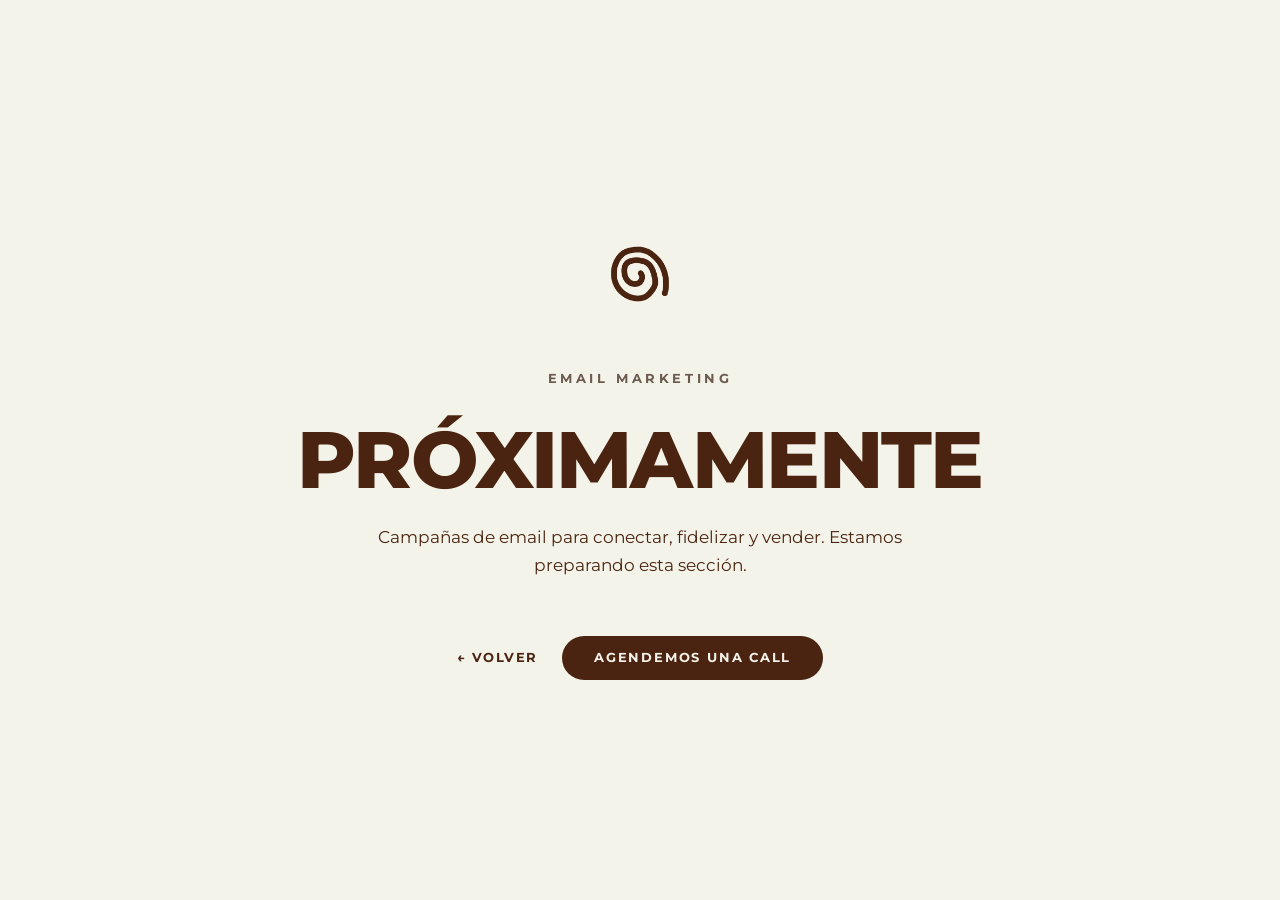
<file: email-marketing.html>
<!DOCTYPE html>
<html lang="es">
<head>
    <meta charset="UTF-8">
    <meta name="viewport" content="width=device-width, initial-scale=1.0">
    <title>Email Marketing | CALUVA</title>
    <meta name="description" content="Email Marketing &mdash; CALUVA. Sección en preparación.">
    <meta name="robots" content="noindex">
    <meta name="theme-color" content="#f4f3ea">
    <link rel="icon" type="image/png" href="assets/caluva-spiral.png">
    <link rel="apple-touch-icon" href="assets/caluva-spiral.png">
    <link rel="preconnect" href="https://fonts.googleapis.com">
    <link rel="preconnect" href="https://fonts.gstatic.com" crossorigin>
    <link href="https://fonts.googleapis.com/css2?family=Montserrat:wght@300;400;500;600;700;800&display=swap" rel="stylesheet">
    <link rel="stylesheet" href="styles.css">
</head>
<body>
    <main class="soon">
        <div class="spiral-icon dark" aria-hidden="true"></div>
        <p class="soon-overline">Email Marketing</p>
        <h1 class="soon-title">Próximamente</h1>
        <p class="soon-text">Campañas de email para conectar, fidelizar y vender. Estamos preparando esta sección.</p>
        <div class="soon-actions">
            <a href="index.html" class="soon-link is-back" data-back>&larr;&nbsp;Volver</a>
            <a href="index.html#contacto" class="soon-link is-cta">Agendemos una call</a>
        </div>
    </main>
    <script>
        var b = document.querySelector('[data-back]');
        if (b && document.referrer) {
            try {
                if (new URL(document.referrer).origin === location.origin) {
                    b.addEventListener('click', function (e) { e.preventDefault(); history.back(); });
                }
            } catch (err) {}
        }
    </script>
</body>
</html>
</file>
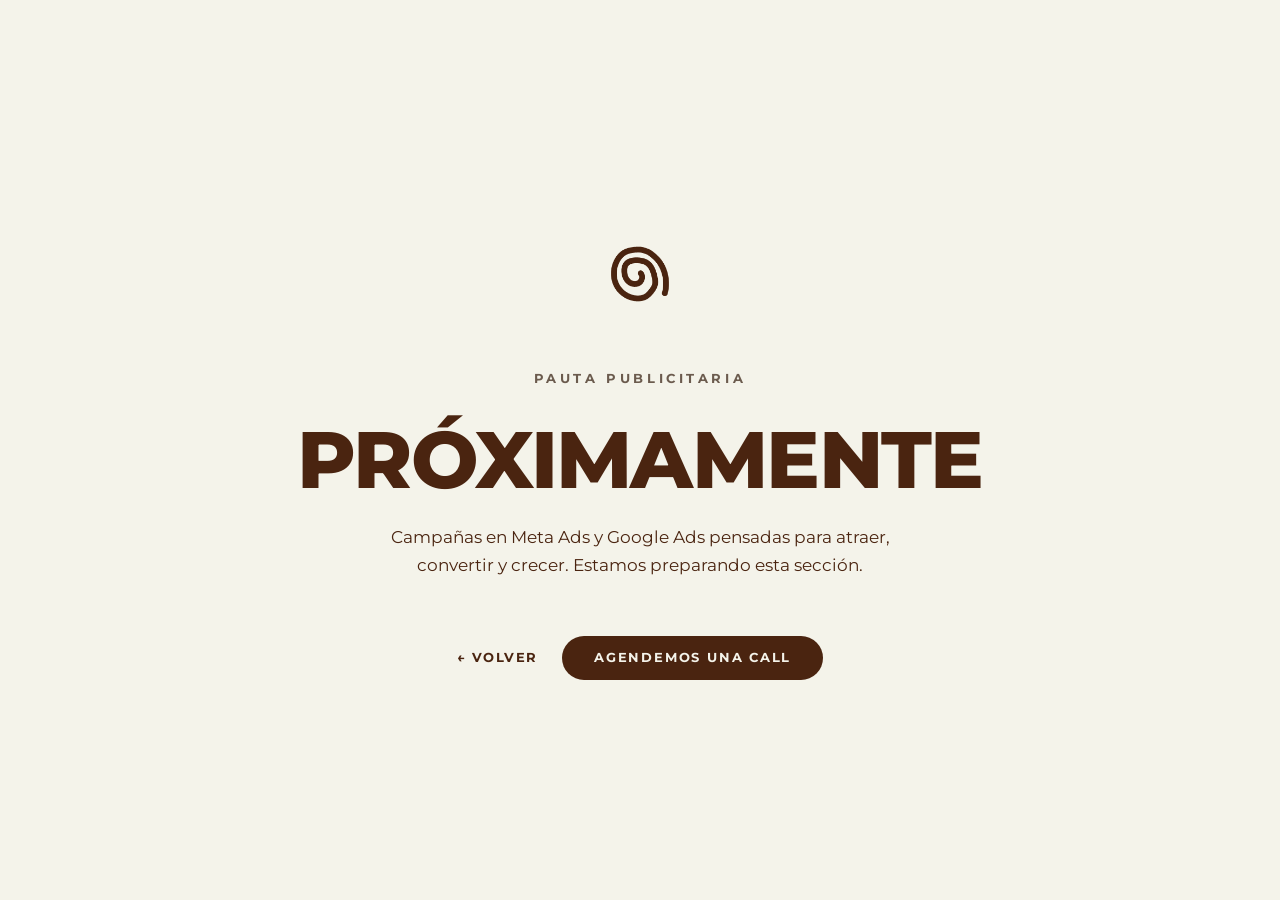
<file: pauta-publicitaria.html>
<!DOCTYPE html>
<html lang="es">
<head>
    <meta charset="UTF-8">
    <meta name="viewport" content="width=device-width, initial-scale=1.0">
    <title>Pauta Publicitaria | CALUVA</title>
    <meta name="description" content="Pauta Publicitaria &mdash; CALUVA. Sección en preparación.">
    <meta name="robots" content="noindex">
    <meta name="theme-color" content="#f4f3ea">
    <link rel="icon" type="image/png" href="assets/caluva-spiral.png">
    <link rel="apple-touch-icon" href="assets/caluva-spiral.png">
    <link rel="preconnect" href="https://fonts.googleapis.com">
    <link rel="preconnect" href="https://fonts.gstatic.com" crossorigin>
    <link href="https://fonts.googleapis.com/css2?family=Montserrat:wght@300;400;500;600;700;800&display=swap" rel="stylesheet">
    <link rel="stylesheet" href="styles.css">
</head>
<body>
    <main class="soon">
        <div class="spiral-icon dark" aria-hidden="true"></div>
        <p class="soon-overline">Pauta Publicitaria</p>
        <h1 class="soon-title">Próximamente</h1>
        <p class="soon-text">Campañas en Meta Ads y Google Ads pensadas para atraer, convertir y crecer. Estamos preparando esta sección.</p>
        <div class="soon-actions">
            <a href="index.html" class="soon-link is-back" data-back>&larr;&nbsp;Volver</a>
            <a href="index.html#contacto" class="soon-link is-cta">Agendemos una call</a>
        </div>
    </main>
    <script>
        var b = document.querySelector('[data-back]');
        if (b && document.referrer) {
            try {
                if (new URL(document.referrer).origin === location.origin) {
                    b.addEventListener('click', function (e) { e.preventDefault(); history.back(); });
                }
            } catch (err) {}
        }
    </script>
</body>
</html>
</file>
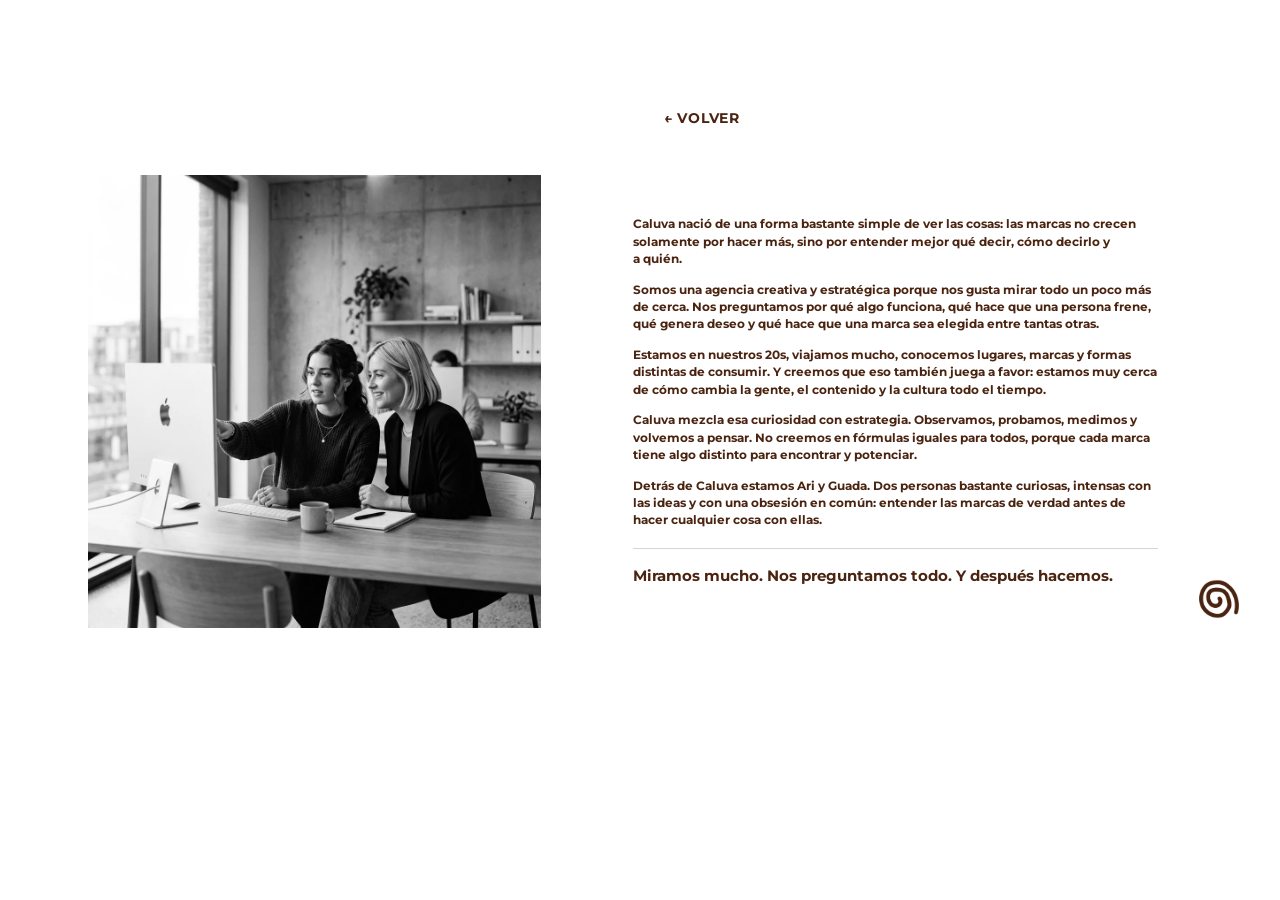
<file: quienes-somos.html>
<!DOCTYPE html>
<html lang="es">
<head>
    <meta charset="UTF-8">
    <meta name="viewport" content="width=device-width, initial-scale=1.0">
    <title>Quiénes Somos | CALUVA</title>
    <meta name="description" content="Trabajamos junto a cada marca para entender su identidad, sus objetivos y sus oportunidades de crecimiento.">
    <link rel="canonical" href="https://caluvaagency.com/quienes-somos.html">
    <meta name="theme-color" content="#ffffff">
    <link rel="icon" type="image/png" href="assets/caluva-spiral.png">
    <link rel="apple-touch-icon" href="assets/caluva-spiral.png">
    <meta property="og:type" content="website">
    <meta property="og:site_name" content="CALUVA">
    <meta property="og:title" content="Quiénes Somos | CALUVA">
    <meta property="og:description" content="Trabajamos junto a cada marca para entender su identidad, sus objetivos y sus oportunidades de crecimiento.">
    <meta property="og:url" content="https://caluvaagency.com/quienes-somos.html">
    <meta property="og:image" content="https://caluvaagency.com/assets/hero_ocean.png">
    <meta name="twitter:card" content="summary_large_image">
    <link rel="stylesheet" href="styles.css">
    <link rel="preconnect" href="https://fonts.googleapis.com">
    <link rel="preconnect" href="https://fonts.gstatic.com" crossorigin>
    <link href="https://fonts.googleapis.com/css2?family=Montserrat:wght@300;400;500;600;700;800&display=swap" rel="stylesheet">
    <style>
        body, html {
            margin: 0; padding: 0;
            background-color: #ffffff;
            height: 100vh;
            overflow: hidden;
        }
        .page-content {
            position: relative;
            width: 100%;
            height: 100%;
            max-width: 1400px;
            margin: 0 auto;
            padding: 12vh 5% 2rem; /* Se redujo el padding top para subir todo */
            display: flex;
            flex-direction: column;
            justify-content: flex-start;
        }
        
        /* Fila del link VER MAS separada para que la imagen se alinee perfecto con el texto */
        .top-row {
            display: flex;
            gap: 8%;
            margin-bottom: 3rem; /* Separación del texto */
        }
        .empty-col {
            flex: 1; /* Ocupa el mismo espacio que la imagen para mantener alineación */
        }
        .link-col {
            flex: 1.1; /* Ocupa el mismo espacio que el texto */
            padding-right: 5%;
            text-align: left; /* Alineado a la izquierda del bloque de texto */
            padding-left: 5%; /* Un pequeño margen para que no toque el borde exacto del texto, pero quede decididamente a la izquierda */
            /* Se remueve el translateX negativo porque el text-align left ya lo tira a la izquierda */
        }
        .link-col a {
            font-family: var(--font-main);
            font-weight: 700;
            font-size: 0.85rem;
            letter-spacing: 0.06em;
            text-transform: uppercase;
            color: var(--color-brown);
            text-decoration: none;
            display: inline-block;
            transition: opacity 0.3s ease, transform 0.3s var(--ease-out);
        }
        .link-col a:hover { opacity: 0.7; transform: translateX(-4px); }

        /* Contenedor principal de Imagen y Texto */
        .content-split {
            display: flex;
            gap: 8%;
            align-items: stretch; /* Hace que ambas columnas tengan exactamente la misma altura */
        }
        
        /* Columna de la Imagen */
        .image-col {
            flex: 1;
            display: flex;
            justify-content: flex-end; /* La empuja hacia el centro */
        }
        .image-col img {
            width: 95%; /* Ocupa casi toda su columna izquierda */
            height: 100%; /* Su altura será idéntica a la de la columna (que es igual a la del texto + padding) */
            object-fit: cover;
            filter: grayscale(100%);
        }
        
        /* Columna del Texto */
        .text-col {
            flex: 1.1;
            display: flex;
            flex-direction: column;
            justify-content: center;
            padding-right: 5%;
        }

        .text-paragraphs {
            display: flex;
            flex-direction: column;
            gap: 0.85rem;
        }
        .text-paragraphs p {
            font-family: var(--font-main);
            font-weight: 700;
            font-size: clamp(0.72rem, 0.85vw, 0.85rem);
            line-height: 1.5;
            color: var(--color-brown);
            text-align: left;
            margin: 0;
        }
        .text-paragraphs .text-closing {
            font-size: clamp(0.92rem, 1.05vw, 1.05rem);
            text-align: left;
            padding-top: 1rem;
            margin-top: 0.3rem;
            border-top: 1px solid rgba(74, 36, 16, 0.2);
        }
        
        .logo-bottom-right {
            position: absolute;
            bottom: 1.5rem;
            right: 1.5rem;
        }
        .logo-bottom-right .spiral-icon {
            width: var(--spiral-sm);
            height: var(--spiral-sm);
        }
        
        @media (max-width: 768px) {
            body, html { overflow: auto; height: auto; } 
            .top-row { margin-bottom: 1rem; }
            .empty-col { display: none; }
            .link-col { flex: 1; padding: 0; transform: none; margin-top: 2rem; }
            .content-split { flex-direction: column; gap: 2rem; }
            .image-col { justify-content: center; }
            .image-col img { width: 90%; height: auto; aspect-ratio: 1/1; }
            .text-col { padding: 0 5%; }
            .logo-bottom-right { position: relative; bottom: auto; right: auto; align-self: flex-end; margin-top: 2rem; }
        }
    </style>
</head>
<body>

    <main>
        <section class="page-content">
            
            <div class="top-row fade-in-up delay-1">
                <div class="empty-col"></div>
                <div class="link-col">
                    <a href="index.html" data-back>&larr; Volver</a>
                </div>
            </div>

            <div class="content-split">
                <div class="image-col fade-in-up delay-2">
                    <img src="assets/office_women.webp" alt="Equipo trabajando" loading="lazy" decoding="async">
                </div>
                <div class="text-col fade-in-up delay-3">
                    <div class="text-paragraphs">
                        <p>Caluva nació de una forma bastante simple de ver las cosas: las marcas no crecen solamente por hacer más, sino por entender mejor qué decir, cómo decirlo y a quién.</p>
                        <p>Somos una agencia creativa y estratégica porque nos gusta mirar todo un poco más de cerca. Nos preguntamos por qué algo funciona, qué hace que una persona frene, qué genera deseo y qué hace que una marca sea elegida entre tantas otras.</p>
                        <p>Estamos en nuestros 20s, viajamos mucho, conocemos lugares, marcas y formas distintas de consumir. Y creemos que eso también juega a favor: estamos muy cerca de cómo cambia la gente, el contenido y la cultura todo el tiempo.</p>
                        <p>Caluva mezcla esa curiosidad con estrategia. Observamos, probamos, medimos y volvemos a pensar. No creemos en fórmulas iguales para todos, porque cada marca tiene algo distinto para encontrar y potenciar.</p>
                        <p>Detrás de Caluva estamos Ari y Guada. Dos personas bastante curiosas, intensas con las ideas y con una obsesión en común: entender las marcas de verdad antes de hacer cualquier cosa con ellas.</p>
                        <p class="text-closing">Miramos mucho. Nos preguntamos todo. Y después hacemos.</p>
                    </div>
                </div>
            </div>
            
            <div class="logo-bottom-right">
                <div class="spiral-icon dark large"></div>
            </div>
            
        </section>
    </main>

    <script>
        document.addEventListener('DOMContentLoaded', () => {
            document.querySelectorAll('.fade-in-up').forEach(el => {
                el.style.opacity = '1';
                el.style.transform = 'translateY(0)';
            });
            // "Volver" respeta la posición de scroll anterior si venís del sitio
            var b = document.querySelector('[data-back]');
            if (b && document.referrer) {
                try {
                    if (new URL(document.referrer).origin === location.origin) {
                        b.addEventListener('click', function (e) { e.preventDefault(); history.back(); });
                    }
                } catch (err) {}
            }
        });
    </script>
</body>
</html>
</file>
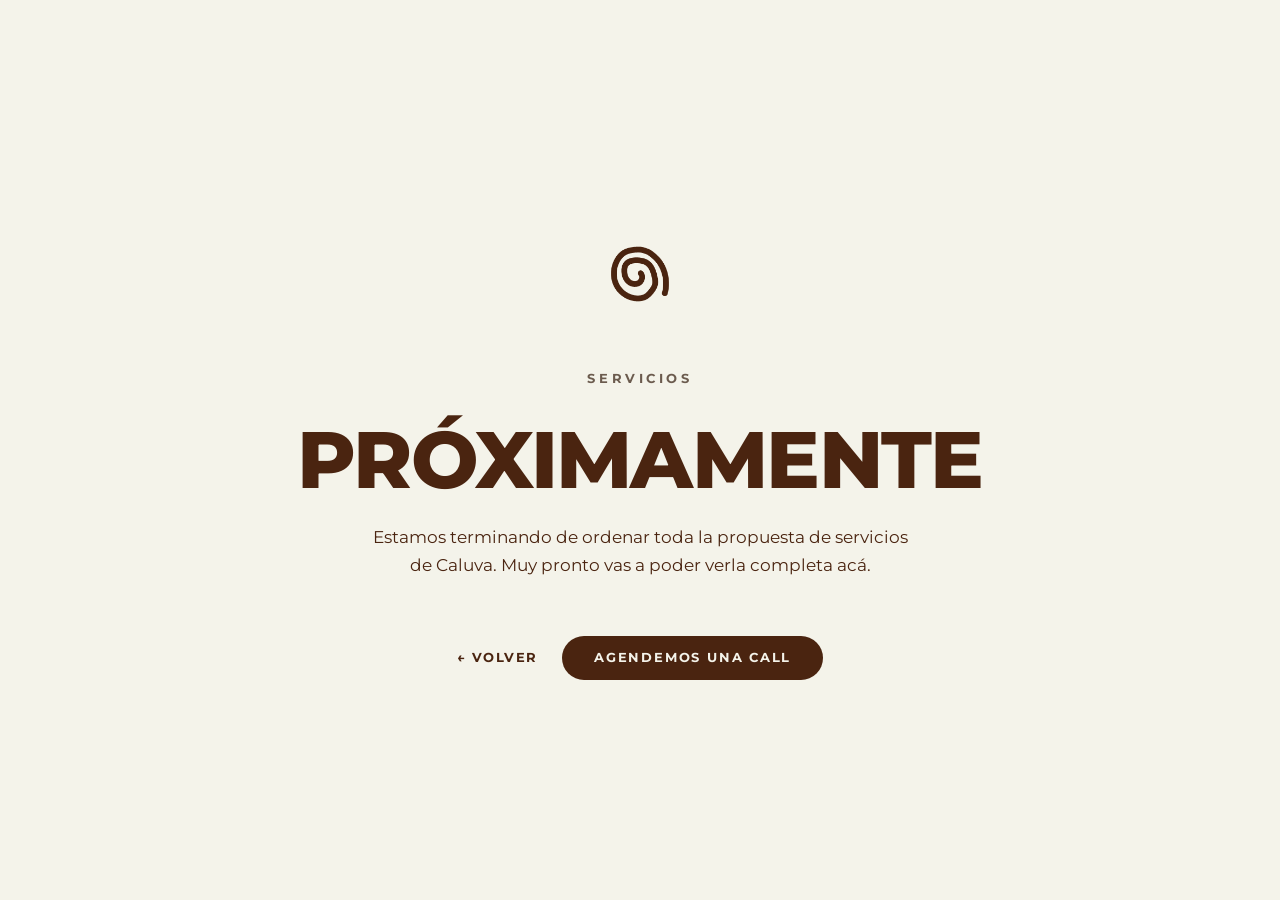
<file: servicios.html>
<!DOCTYPE html>
<html lang="es">
<head>
    <meta charset="UTF-8">
    <meta name="viewport" content="width=device-width, initial-scale=1.0">
    <title>Servicios | CALUVA</title>
    <meta name="description" content="Servicios &mdash; CALUVA. Sección en preparación.">
    <meta name="robots" content="noindex">
    <meta name="theme-color" content="#f4f3ea">
    <link rel="icon" type="image/png" href="assets/caluva-spiral.png">
    <link rel="apple-touch-icon" href="assets/caluva-spiral.png">
    <link rel="preconnect" href="https://fonts.googleapis.com">
    <link rel="preconnect" href="https://fonts.gstatic.com" crossorigin>
    <link href="https://fonts.googleapis.com/css2?family=Montserrat:wght@300;400;500;600;700;800&display=swap" rel="stylesheet">
    <link rel="stylesheet" href="styles.css">
</head>
<body>
    <main class="soon">
        <div class="spiral-icon dark" aria-hidden="true"></div>
        <p class="soon-overline">Servicios</p>
        <h1 class="soon-title">Próximamente</h1>
        <p class="soon-text">Estamos terminando de ordenar toda la propuesta de servicios de Caluva. Muy pronto vas a poder verla completa acá.</p>
        <div class="soon-actions">
            <a href="index.html" class="soon-link is-back" data-back>&larr;&nbsp;Volver</a>
            <a href="index.html#contacto" class="soon-link is-cta">Agendemos una call</a>
        </div>
    </main>
    <script>
        var b = document.querySelector('[data-back]');
        if (b && document.referrer) {
            try {
                if (new URL(document.referrer).origin === location.origin) {
                    b.addEventListener('click', function (e) { e.preventDefault(); history.back(); });
                }
            } catch (err) {}
        }
    </script>
</body>
</html>
</file>
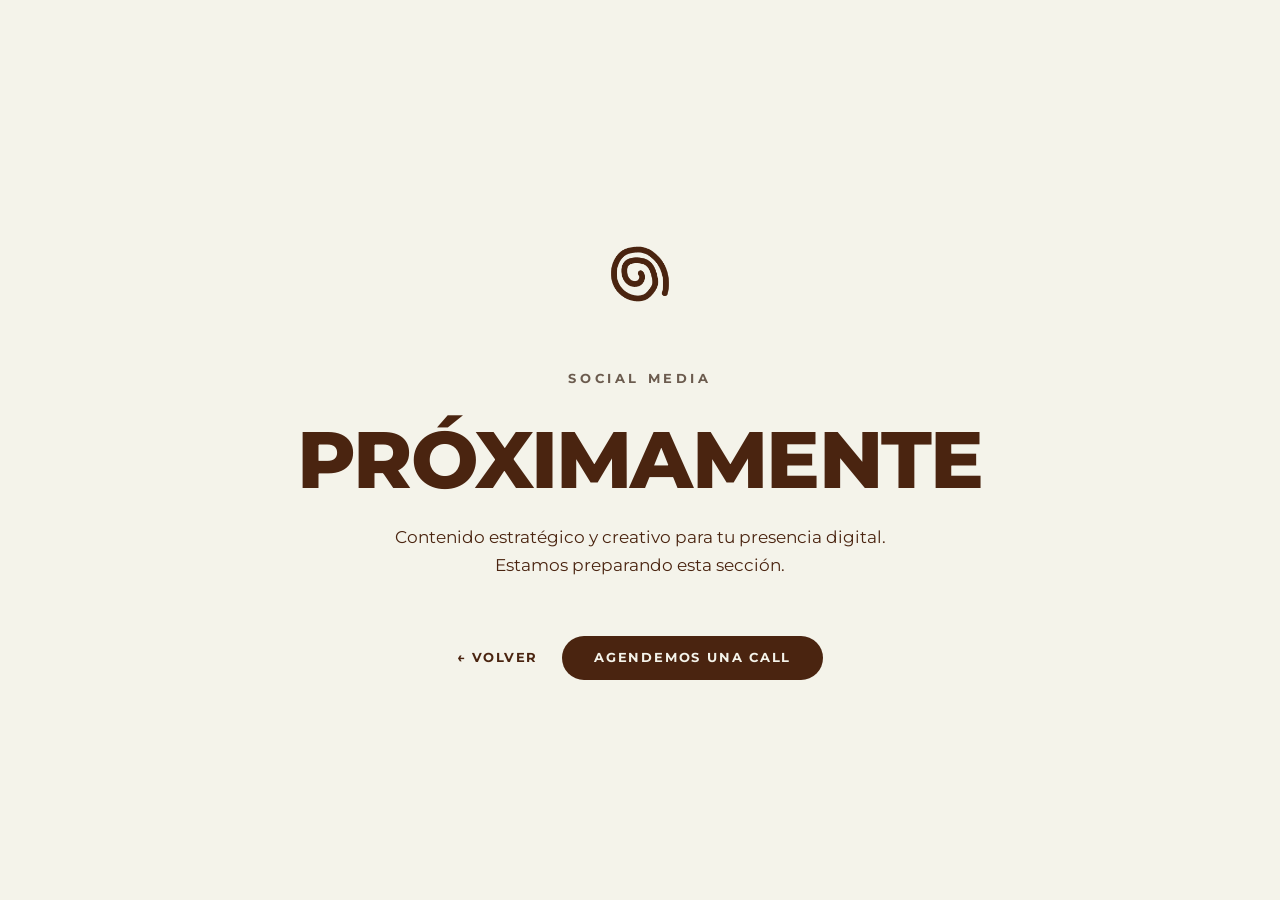
<file: social-media.html>
<!DOCTYPE html>
<html lang="es">
<head>
    <meta charset="UTF-8">
    <meta name="viewport" content="width=device-width, initial-scale=1.0">
    <title>Social Media | CALUVA</title>
    <meta name="description" content="Social Media &mdash; CALUVA. Sección en preparación.">
    <meta name="robots" content="noindex">
    <meta name="theme-color" content="#f4f3ea">
    <link rel="icon" type="image/png" href="assets/caluva-spiral.png">
    <link rel="apple-touch-icon" href="assets/caluva-spiral.png">
    <link rel="preconnect" href="https://fonts.googleapis.com">
    <link rel="preconnect" href="https://fonts.gstatic.com" crossorigin>
    <link href="https://fonts.googleapis.com/css2?family=Montserrat:wght@300;400;500;600;700;800&display=swap" rel="stylesheet">
    <link rel="stylesheet" href="styles.css">
</head>
<body>
    <main class="soon">
        <div class="spiral-icon dark" aria-hidden="true"></div>
        <p class="soon-overline">Social Media</p>
        <h1 class="soon-title">Próximamente</h1>
        <p class="soon-text">Contenido estratégico y creativo para tu presencia digital. Estamos preparando esta sección.</p>
        <div class="soon-actions">
            <a href="index.html" class="soon-link is-back" data-back>&larr;&nbsp;Volver</a>
            <a href="index.html#contacto" class="soon-link is-cta">Agendemos una call</a>
        </div>
    </main>
    <script>
        var b = document.querySelector('[data-back]');
        if (b && document.referrer) {
            try {
                if (new URL(document.referrer).origin === location.origin) {
                    b.addEventListener('click', function (e) { e.preventDefault(); history.back(); });
                }
            } catch (err) {}
        }
    </script>
</body>
</html>
</file>
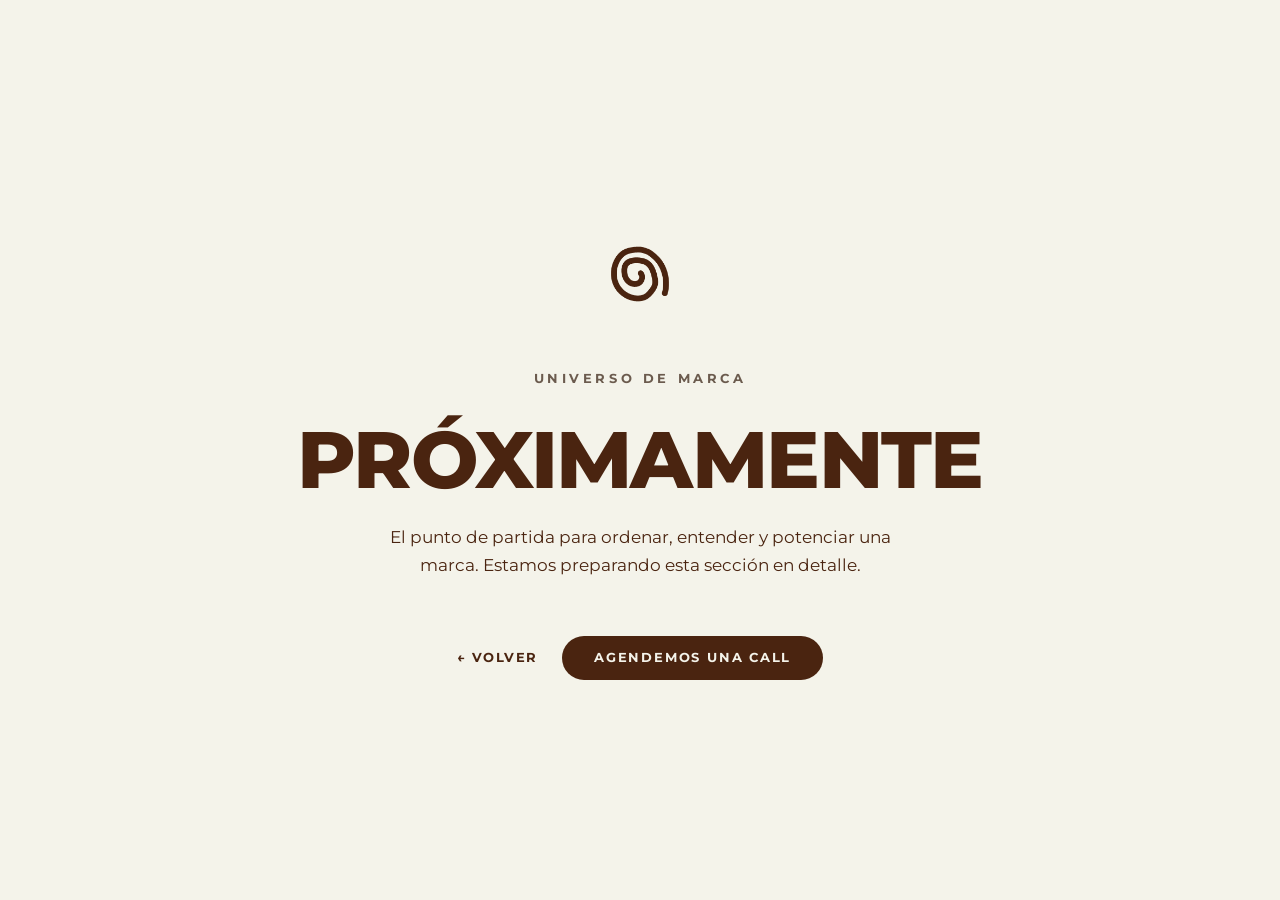
<file: universo-de-marca.html>
<!DOCTYPE html>
<html lang="es">
<head>
    <meta charset="UTF-8">
    <meta name="viewport" content="width=device-width, initial-scale=1.0">
    <title>Universo de Marca | CALUVA</title>
    <meta name="description" content="Universo de Marca &mdash; CALUVA. Sección en preparación.">
    <meta name="robots" content="noindex">
    <meta name="theme-color" content="#f4f3ea">
    <link rel="icon" type="image/png" href="assets/caluva-spiral.png">
    <link rel="apple-touch-icon" href="assets/caluva-spiral.png">
    <link rel="preconnect" href="https://fonts.googleapis.com">
    <link rel="preconnect" href="https://fonts.gstatic.com" crossorigin>
    <link href="https://fonts.googleapis.com/css2?family=Montserrat:wght@300;400;500;600;700;800&display=swap" rel="stylesheet">
    <link rel="stylesheet" href="styles.css">
</head>
<body>
    <main class="soon">
        <div class="spiral-icon dark" aria-hidden="true"></div>
        <p class="soon-overline">Universo de Marca</p>
        <h1 class="soon-title">Próximamente</h1>
        <p class="soon-text">El punto de partida para ordenar, entender y potenciar una marca. Estamos preparando esta sección en detalle.</p>
        <div class="soon-actions">
            <a href="index.html" class="soon-link is-back" data-back>&larr;&nbsp;Volver</a>
            <a href="index.html#contacto" class="soon-link is-cta">Agendemos una call</a>
        </div>
    </main>
    <script>
        var b = document.querySelector('[data-back]');
        if (b && document.referrer) {
            try {
                if (new URL(document.referrer).origin === location.origin) {
                    b.addEventListener('click', function (e) { e.preventDefault(); history.back(); });
                }
            } catch (err) {}
        }
    </script>
</body>
</html>
</file>
<file: styles.css>
/* Snap nativo del navegador, solo activo una vez pasada la zona del hero/zoom
   (clase agregada por JS): al soltar el scroll, siempre termina de acomodarse
   al borde de servicio mas cercano, sin dejar puntos intermedios a mitad de
   camino. No es la animacion JS que se saco antes, pero si se nota el ajuste
   al frenar. Restringido a esta zona para no interferir con el scroll
   coreografiado del hero. */
html.snap-services {
    scroll-snap-type: y mandatory;
}

:root {
    --color-brown: #4a2410;
    --color-brown-soft: #6b5b4e; /* Marrón atenuado para labels/overlines — ~5.7:1 sobre crema (AA) */
    --color-cream: #f4f3ea;  /* Fondo clarito para secciones (Conoce nuestros servicios, Universo de Marca) */
    --color-yellow: #ffffe6; /* Amarillo original para la tipografía sobre fondos oscuros */
    --color-cocoa: #3a1c0d;  /* Marrón profundo: fondo oscuro de los servicios (reemplaza el viejo navy) */
    --color-white: #ffffff;
    --font-heading: 'Montserrat', 'Helvetica Neue', Arial, sans-serif;
    --font-main: 'Montserrat', 'Helvetica Neue', Arial, sans-serif;
    --font-display: 'Poppins', 'Montserrat', sans-serif;   /* Títulos con más cuerpo */
    --font-body: 'Lora', Georgia, serif;                    /* Textos de lectura */
    --font-hand: 'Caveat', 'Segoe Script', cursive;         /* Notas manuscritas */

    /* Curvas y duraciones unificadas para todas las transiciones */
    --ease-out: cubic-bezier(0.16, 1, 0.3, 1);   /* salida suave y elegante */
    --ease-spring: cubic-bezier(0.34, 1.56, 0.64, 1); /* rebote sutil */
    --dur-fast: 0.25s;
    --dur-base: 0.4s;
    --dur-slow: 0.8s;

    /* Escala de espaciado — ritmo vertical consistente entre secciones */
    --space-2xs: 0.5rem;
    --space-xs: 1rem;
    --space-sm: 1.5rem;
    --space-md: 2.5rem;
    --space-lg: 4rem;
    --space-xl: 6rem;
    --space-2xl: 8rem;
    --section-y: 7rem; /* padding vertical estándar de sección */

    /* Tamaños canónicos del logo espiral */
    --spiral-sm: 74px;
    --spiral-md: 108px;
    --spiral-lg: 150px;
}

* { margin: 0; padding: 0; box-sizing: border-box; }

html { scroll-padding-top: 6rem; } /* los anclajes (#contacto) no quedan tapados por el header */

body {
    font-family: var(--font-main);
    background-color: var(--color-cream);  /* Fondo crema — evita el blanco expuesto debajo de #vista-2 fixed */
    color: var(--color-brown);
    caret-color: var(--color-brown);  /* el cursor de texto también es de marca */
    overflow-x: hidden;
    -ms-overflow-style: none;  /* IE y Edge */
    scrollbar-width: none;  /* Firefox */
    -webkit-font-smoothing: antialiased;
    -moz-osx-font-smoothing: grayscale;
    text-rendering: optimizeLegibility;
}

/* Ocultar barra de scroll lateral en Chrome, Safari y Edge */
::-webkit-scrollbar {
    display: none;
}

/* Selección de texto con color de marca */
::selection { background: var(--color-brown); color: var(--color-cream); }

/* Saltar al contenido (accesibilidad) — visible solo con foco de teclado */
.skip-link {
    position: fixed;
    top: 0;
    left: 50%;
    transform: translate(-50%, -120%);
    z-index: 3000;
    background: var(--color-brown);
    color: var(--color-cream);
    padding: 0.7rem 1.4rem;
    font-family: var(--font-main);
    font-weight: 700;
    font-size: 0.8rem;
    letter-spacing: 0.08em;
    text-transform: uppercase;
    border-radius: 0 0 8px 8px;
    transition: transform 0.25s var(--ease-out);
}
.skip-link:focus-visible { transform: translate(-50%, 0); outline: 2px solid var(--color-cream); outline-offset: 2px; }

h1, h2, h3, .hero-logo-large, .menu-logo-large, .v6-logo h2 {
    font-family: var(--font-main);
    font-weight: 800;
    text-transform: uppercase;
    text-wrap: balance; /* reparte las líneas de los títulos de forma pareja */
}

p { line-height: 1.7; margin-bottom: 1rem; font-size: 0.95rem; text-align: left; text-wrap: pretty; }
a { text-decoration: none; color: inherit; }

/* ─── HEADER ─── */
/* Header se OCULTA inmediatamente al salir del hero */
.header {
    position: fixed;
    top: 0; left: 0; width: 100%;
    padding: 1.3rem 3%;
    display: flex;
    justify-content: space-between;
    align-items: center;
    z-index: 100;
    transition: transform 0.3s ease, opacity 0.3s ease;
}
.header.hidden {
    transform: translateY(-120%);
    opacity: 0;
    pointer-events: none;
}

.menu-toggle {
    background: none; border: none;
    color: var(--color-cream);
    font-family: var(--font-main);
    font-weight: 700; font-size: 1.1rem;
    cursor: pointer;
    display: flex; align-items: center; gap: 12px;
    z-index: 101;
    overflow: visible; /* Previene recorte de la X en algunos navegadores */
}
.hamburger {
    width: 34px; height: 22px;
    display: flex; flex-direction: column; justify-content: space-between;
    overflow: visible;
}
/* Transición para el menú hamburguesa */
.hamburger .line {
    display: block; width: 30px; height: 4px; /* Líneas más gorditas */
    background-color: currentColor; margin: 0 auto;
    border-radius: 4px;
    transition: transform 0.3s ease-in-out, opacity 0.15s ease-in-out;
}
/* Al abrir (clase .open manejada por JS) */
.hamburger.open .line:nth-child(1) {
    transform: translateY(10px) rotate(45deg); /* 10px exactos para cruzarse en el centro de los 22px */
}
.hamburger.open .line:nth-child(2) {
    opacity: 0;
}
.hamburger.open .line:nth-child(3) {
    transform: translateY(-10px) rotate(-45deg);
}

.menu-text { 
    font-family: var(--font-heading); 
    font-weight: 700; 
    font-size: 0.9rem; 
    letter-spacing: 2px; 
    white-space: nowrap;
    min-width: 75px;
    text-align: left;
}

/* ─── STICKY MENU BUTTON (POST-HERO) ─── */
.sticky-menu-btn {
    position: fixed;
    top: 1.5rem;
    right: 3%;
    z-index: 1000;
    background: none;
    border: none;
    /* Marrón con halo crema: legible sobre fondos claros y oscuros por igual,
       sin caja y sin el "vibrado" de color de mix-blend-mode: difference */
    color: var(--color-brown);
    filter: drop-shadow(0 0 3px rgba(244, 243, 234, 0.9)) drop-shadow(0 2px 4px rgba(0, 0, 0, 0.18));
    cursor: pointer;
    opacity: 0;
    pointer-events: none;
    transform: translateY(-20px);
    transition: opacity 0.3s ease, transform 0.3s ease;
    padding: 0;
}
.sticky-menu-btn.active {
    opacity: 1;
    pointer-events: all;
    transform: translateY(0);
}

/* ─── SPIRAL ICON (Logo real — color controlado con background-color) ─── */
.spiral-icon {
    display: block;
    flex-shrink: 0;
    width: var(--spiral-md);
    height: var(--spiral-md);
    -webkit-mask-image: url('assets/caluva-spiral.png');
    mask-image: url('assets/caluva-spiral.png');
    -webkit-mask-size: contain;
    mask-size: contain;
    -webkit-mask-repeat: no-repeat;
    mask-repeat: no-repeat;
    -webkit-mask-position: center;
    mask-position: center;
    background-color: var(--color-cream);
}
.spiral-icon.dark        { background-color: var(--color-brown); }
.spiral-icon.large       { width: var(--spiral-lg); height: var(--spiral-lg); }

/* ─── FULLSCREEN MENU ─── */
.fullscreen-menu {
    position: fixed; top: 0; left: 0;
    width: 100%; height: 100vh; height: 100dvh;
    background-color: #f6f5ef;
    z-index: 99;
    display: flex; align-items: center; justify-content: flex-end;
    padding-right: 10%;
    opacity: 0; pointer-events: none;
    transition: opacity 0.4s ease;
    overflow: hidden;
}
.fullscreen-menu.active { opacity: 1; pointer-events: all; }
.menu-content { display: flex; flex-direction: column; align-items: flex-end; gap: 1rem; position: relative; z-index: 2; }
.menu-links { list-style: none; text-align: right; }
.menu-links li {
    margin: 1.2rem 0;
    transform: translateY(20px); opacity: 0;
    transition: transform 0.4s var(--ease-out), opacity 0.4s var(--ease-out);
}
.fullscreen-menu.active .menu-links li { transform: translateY(0); opacity: 1; }
.fullscreen-menu.active .menu-links li:nth-child(1) { transition-delay: 0.1s; }
.fullscreen-menu.active .menu-links li:nth-child(2) { transition-delay: 0.2s; }
.fullscreen-menu.active .menu-links li:nth-child(3) { transition-delay: 0.3s; }
.fullscreen-menu.active .menu-links li:nth-child(4) { transition-delay: 0.4s; }
.menu-link {
    font-family: var(--font-main); font-size: clamp(2rem, 4vw, 3rem); /* Links más chicos */
    color: var(--color-brown); font-weight: 800;
    position: relative; display: inline-block;
    letter-spacing: -1px;
}
.menu-link::after {
    content: ''; position: absolute; bottom: -4px; right: 0;
    width: 100%; height: 4px; background-color: var(--color-brown);
    transform: scaleX(0); transform-origin: right;
    transition: transform 0.3s var(--ease-out);
}
.menu-link:hover::after { transform: scaleX(1); }

.menu-logo-large-container {
    position: absolute;
    bottom: 0;
    left: 0;
    width: 100%;
    text-align: center;
    z-index: 1;
}
.menu-logo-large {
    font-size: clamp(6rem, 15vw, 15rem); color: var(--color-brown); 
    line-height: 0.85; margin-bottom: -0.12em; /* Corte sutil */
    font-family: var(--font-main); font-weight: 800;
    letter-spacing: -2px;
    transform: translateY(20px); opacity: 0;
    transition: transform 0.5s var(--ease-out) 0.5s, opacity 0.5s ease 0.5s;
}
.fullscreen-menu.active .menu-logo-large { transform: translateY(0); opacity: 1; }

/* ─── SECCIONES BASE (sin scroll snap) ─── */
.section {
    width: 100%;
    padding: 8rem 6%;
    position: relative;
}
.section + .section { padding-top: 6rem; }

/* ─── VISTA 1: HERO ─── */
#inicio {
    height: 100vh;
    height: 100dvh;
    min-height: unset; /* Quitamos el 600px para que no rompa en pantallas muy chicas */
    padding: 0;
    overflow: hidden;
    display: flex;
    align-items: center;
    justify-content: center;
    background-color: #1a2a3a;
}
.hero-background {
    position: absolute; top: 0; left: 0; width: 100%; height: 100%; z-index: 0;
}
.hero-background img, .hero-background video { width: 100%; height: 100%; object-fit: cover; }
/* Tinte navy leve (no negro plano) — deja respirar el color del mar */
.overlay { position: absolute; top: 0; left: 0; width: 100%; height: 100%; background: rgba(0,0,0,0.4); }

.hero-content {
    position: relative; z-index: 2;
    width: 100%; height: 100%;
    display: flex; flex-direction: column;
    align-items: center; justify-content: center;
    padding: 0 8%;
    gap: 0;
}
.hero-text {
    font-family: var(--font-main);
    font-weight: 700;
    font-size: clamp(1.2rem, 2.5vw, 1.6rem); /* Un poco más grande */
    line-height: 1.5;
    letter-spacing: 0.05em;
    text-align: justify;
    text-align-last: center;
    max-width: 800px;
    margin-top: 22vh; /* Un poquito más arriba */
    margin-bottom: 15vh;
    color: var(--color-yellow);
}
.hero-logo-large {
    font-family: var(--font-main);
    font-weight: 800;
    font-size: clamp(6rem, 15vw, 15rem);
    color: var(--color-yellow);
    /* CALUVA pegado al fondo y cortado sutilmente */
    position: absolute;
    bottom: 0;
    left: 0; width: 100%;
    text-align: center;
    line-height: 0.85;
    margin-bottom: -0.12em; /* Corte sutil */
    letter-spacing: -2px;
    z-index: 2;
}
/* Sin gradiente — el corte limpio es más elegante que un fundido que tapa el texto */

/* ─── INDICADOR DE SCROLL (hero) ─── */
.scroll-cue {
    position: absolute;
    bottom: 21vh;
    left: 50%;
    transform: translateX(-50%);
    width: 1px;
    height: 52px;
    overflow: hidden;
    z-index: 3;
    opacity: 0.7;
    transition: opacity 0.4s ease;
}
.scroll-cue span {
    display: block;
    width: 100%;
    height: 40%;
    background: var(--color-yellow);
    animation: scroll-cue-drop 2s var(--ease-out) infinite;
}
@keyframes scroll-cue-drop {
    0%   { transform: translateY(-100%); }
    55%  { transform: translateY(250%); }
    100% { transform: translateY(250%); }
}
/* Se desvanece apenas el usuario empieza a scrollear */
.scroll-cue.is-hidden { opacity: 0; }
@media (prefers-reduced-motion: reduce) {
    /* Sin movimiento no hay "pista": una línea estática sólo distrae */
    .scroll-cue { display: none; }
}

/* ─── VISTA 2: QUIENES SOMOS ─── */
/* DEBE ser position fixed para que el zoom del hero la revele por detrás.
   Ocupa la pantalla COMPLETA: ningún servicio asoma en esta vista. */
.v2-section {
    position: fixed;
    top: 0;
    left: 0;
    width: 100%;
    height: 100vh;
    z-index: 1;
    overflow: hidden;
    background-color: var(--color-white);
}

.v2-inner {
    width: 100%;
    height: 100%;
    max-width: 1400px;
    margin: 0 auto;
    padding: clamp(4.5rem, 8vh, 6.5rem) 6% clamp(1.8rem, 4vh, 3rem);
    display: flex;
    flex-direction: column;
    justify-content: space-between;
    gap: clamp(1.5rem, 4vh, 3.5rem);
}

/* ── Fila superior: etiqueta ── */
.v2-topbar {
    display: flex;
    align-items: flex-start;
    flex-shrink: 0;
}

.v2-eyebrow {
    font-family: var(--font-display);
    font-weight: 600;
    font-size: clamp(0.68rem, 0.85vw, 0.82rem);
    letter-spacing: 0.24em;
    text-transform: uppercase;
    color: var(--color-brown);
    line-height: 1;
    padding-top: 0.6rem;
}

/* ── Bloque central: título + columnas ── */
.v2-main { width: 100%; }

.v2-title {
    font-family: var(--font-display);
    font-weight: 600;              /* tipografía más rellena que la Montserrat light */
    font-size: clamp(2.2rem, 4.4vw, 4.1rem);
    line-height: 1.08;
    letter-spacing: -0.025em;
    color: var(--color-brown);
    text-transform: none;
    max-width: 23ch;
    margin: 0;
}

.v2-rule {
    height: 1px;
    width: 100%;
    background-color: rgba(74, 36, 16, 0.2);
    margin: clamp(1.2rem, 3.2vh, 2.6rem) 0 clamp(1.1rem, 2.8vh, 2.2rem);
}

.v2-cols {
    display: flex;
    align-items: flex-start;
    gap: 8%;
}
.v2-col { flex: 1; min-width: 0; }

.v2-col-text {
    font-family: var(--font-main);
    font-weight: 400;
    font-size: clamp(1rem, 1.2vw, 1.2rem);
    line-height: 1.8;
    color: var(--color-brown);
    text-align: left;
    margin: 0;
    max-width: 46ch;
}

.v2-elegant-link-container {
    margin-top: clamp(1rem, 2.2vh, 1.8rem);
    text-align: left;
}

.v2-elegant-link {
    font-family: var(--font-body);
    font-weight: 400;
    font-size: clamp(0.9rem, 1.05vw, 1.05rem);
    color: var(--color-brown);
    text-decoration: none;
    display: inline-flex;
    align-items: center;
    gap: 1.4rem;
    padding-bottom: 0.35rem;
    border-bottom: 1px solid rgba(74, 36, 16, 0.45);
    transition: gap 0.3s ease, opacity 0.3s ease;
}
.v2-elegant-link:hover { gap: 2rem; opacity: 0.7; }
.v2-elegant-link .v2-arrow { transition: transform 0.3s ease; }
.v2-elegant-link:hover .v2-arrow { transform: translateX(4px); }

/* ── Bloque inferior: fotos del equipo + acceso a servicios ── */
.v2-bottom {
    position: relative;
    display: flex;
    align-items: flex-end;
    justify-content: center;
    gap: clamp(2rem, 6vw, 5rem);
    flex-shrink: 0;
}

.v2-team {
    display: flex;
    align-items: flex-end;
    justify-content: center;
    gap: clamp(0.8rem, 3vw, 3rem);
}

/* Las dos fotos: separadas apenitas, nunca pegadas */
.v2-photos {
    display: flex;
    gap: clamp(0.6rem, 1.1vw, 1.1rem);
}

.v2-photo {
    position: relative;
    height: clamp(90px, 15vh, 150px);
    aspect-ratio: 1 / 1;
    margin: 0;
    overflow: hidden;
    background-color: var(--color-cream);
    border: 1px solid rgba(74, 36, 16, 0.16);
}
.v2-photo img {
    position: absolute;
    inset: 0;
    width: 100%;
    height: 100%;
    object-fit: cover;
    z-index: 1;
}
/* Si la foto todavía no existe en /assets, queda el placeholder punteado */
.v2-photo img.is-missing { display: none; }
.v2-photo:has(img.is-missing) { border-style: dashed; }
.v2-photo figcaption {
    position: absolute;
    inset: 0;
    display: flex;
    align-items: center;
    justify-content: center;
    text-align: center;
    padding: 0 0.6rem;
    font-family: var(--font-display);
    font-weight: 400;
    font-size: 0.75rem;
    letter-spacing: 0.02em;
    color: rgba(74, 36, 16, 0.5);
}

/* Nombres manuscritos + flechas (apuntan hacia arriba, hacia cada foto) */
.v2-hand {
    display: flex;
    flex-direction: column;
    color: var(--color-brown);
    padding-bottom: clamp(0.5rem, 2vh, 1.6rem);
}
.v2-hand.is-left  { align-items: flex-start; }
.v2-hand.is-right { align-items: flex-end; }

.v2-hand-word {
    font-family: var(--font-hand);
    font-weight: 700;
    font-size: clamp(1.6rem, 2.7vw, 2.6rem);
    line-height: 1;
}

.v2-hand-arrow {
    width: clamp(58px, 6.5vw, 100px);
    height: auto;
    margin-top: 0.3rem;
}
.v2-hand.is-left  .v2-hand-arrow { margin-left: 0.9rem; }
.v2-hand.is-right .v2-hand-arrow { margin-right: 0.9rem; transform: scaleX(-1); }

/* NUESTROS SERVICIOS ↓ */
.v2-services-cta {
    position: absolute;
    right: 0;
    bottom: 0;
    background: none;
    border: none;
    padding: 0;
    cursor: pointer;
    color: var(--color-brown);
    display: flex;
    align-items: center;
    gap: 1rem;
}
.v2-services-label {
    font-family: var(--font-display);
    font-weight: 600;
    font-size: clamp(0.68rem, 0.85vw, 0.82rem);
    letter-spacing: 0.24em;
    text-transform: uppercase;
}
.v2-services-circle {
    width: clamp(38px, 3.4vw, 48px);
    height: clamp(38px, 3.4vw, 48px);
    border-radius: 50%;
    border: 1px solid rgba(74, 36, 16, 0.35);
    display: flex;
    align-items: center;
    justify-content: center;
    font-size: 1rem;
    transition: background-color 0.3s ease, color 0.3s ease, transform 0.3s ease;
}
.v2-services-cta:hover .v2-services-circle {
    background-color: var(--color-brown);
    color: var(--color-cream);
    transform: translateY(4px);
}

/* Animaciones Premium Adrenalina */
#v2-part2, #v2-part3, #v2-link-container, #v2-topbar, #v2-bottom {
    will-change: transform, opacity;
    transition: transform var(--dur-slow) var(--ease-spring), opacity var(--dur-slow) ease;
}

/* Estado inicial (oculto) */
#v2-part2 { opacity: 0; transform: translateX(100px); transition-delay: 0.5s; }
#v2-part3 { opacity: 0; transform: translateX(80px); transition-delay: 0.75s; }
#v2-link-container { opacity: 0; transform: translateX(50px); transition-delay: 1s; }
#v2-topbar { opacity: 0; transform: translateY(-30px); }
#v2-bottom { opacity: 0; transform: translateY(50px); transition-delay: 1.15s; }

/* --- EL GANCHO (Text Reveal) --- */
#v2-part1 {
    overflow: hidden;
}
#v2-part1 .word-wrap {
    display: inline-block;
    overflow: hidden;
    vertical-align: top;
}
#v2-part1 .word-inner {
    display: inline-block;
    transform: translateY(100%);
    opacity: 0;
    transition: transform 0.6s var(--ease-out), opacity 0.6s ease;
}
#v2-part1.hook-active .word-inner {
    transform: translateY(0);
    opacity: 1;
}

/* Estados activos (gatillados por JS) */
#v2-part2.reveal-active { opacity: 1; transform: translateX(0); }
#v2-part3.reveal-active { opacity: 1; transform: translateX(0); }
#v2-link-container.reveal-active { opacity: 1; transform: translateX(0); }
#v2-topbar.reveal-active { opacity: 1; transform: translateY(0); }
#v2-bottom.reveal-active { opacity: 1; transform: translateY(0); }

/* Cascada de los elementos del bloque inferior (fotos, nombres y CTA) una vez que #v2-bottom se revela */
#v2-bottom .v2-hand,
#v2-bottom .v2-photo,
#v2-bottom .v2-services-cta {
    opacity: 0;
    transition: opacity 0.7s ease, transform 0.7s cubic-bezier(0.34, 1.56, 0.64, 1);
}
#v2-bottom .v2-hand.is-left  { transform: translateX(-16px); }
#v2-bottom .v2-hand.is-right { transform: translateX(16px); }
#v2-bottom .v2-photo { transform: translateY(22px) scale(0.94); }
#v2-bottom .v2-services-cta { transform: translateY(14px); }

#v2-bottom.reveal-active .v2-hand.is-left  { opacity: 1; transform: translateX(0); transition-delay: 1.2s; }
#v2-bottom.reveal-active .v2-hand.is-right { opacity: 1; transform: translateX(0); transition-delay: 1.2s; }
#v2-bottom.reveal-active .v2-photo:nth-child(1) { opacity: 1; transform: none; transition-delay: 1.4s; }
#v2-bottom.reveal-active .v2-photo:nth-child(2) { opacity: 1; transform: none; transition-delay: 1.6s; }
#v2-bottom.reveal-active .v2-services-cta { opacity: 1; transform: none; transition-delay: 2.1s; }

/* Las flechas se dibujan solas: primero el trazo, después aparece la puntita */
.v2-arrow-shaft {
    stroke-dasharray: 1;
    stroke-dashoffset: 1;
    transition: stroke-dashoffset 0.9s cubic-bezier(0.65, 0, 0.35, 1);
}
.v2-arrow-head {
    opacity: 0;
    transition: opacity 0.3s ease;
}
#v2-bottom.reveal-active .v2-arrow-shaft { stroke-dashoffset: 0; transition-delay: 1.4s; }
#v2-bottom.reveal-active .v2-arrow-head { opacity: 1; transition-delay: 2.25s; }


/* ─── UNIVERSO DE MARCA (media pantalla dentro de VISTA 3) ─── */
.v3-inner {
    width: 100%;
    max-width: 1400px;
    margin: 0 auto;
    padding: clamp(1.8rem, 4.5vh, 3rem) 6%;
    position: relative;
    z-index: 1;
}

.v3-eyebrow {
    display: block;
    font-family: var(--font-display);
    font-weight: 600;
    font-size: clamp(0.68rem, 0.85vw, 0.82rem);
    letter-spacing: 0.24em;
    text-transform: uppercase;
    color: rgba(244, 243, 234, 0.6);
    margin-bottom: clamp(0.8rem, 2vh, 1.4rem);
}

.v3-header {
    display: flex;
    align-items: baseline;
    justify-content: flex-start;
    gap: 8%;
}

.v3-word,
.v3-marca {
    font-family: var(--font-heading);
    font-weight: 800;
    font-size: clamp(1.6rem, 2.8vw, 2.6rem);
    color: var(--color-yellow);
    text-transform: uppercase;
    line-height: 1;
    letter-spacing: -0.5px;
}
.v3-marca { margin-top: 0.35rem; }

.v3-desc {
    margin-top: clamp(0.9rem, 2.4vh, 1.6rem);
    margin-left: 12%;
    width: 75%;
}

.v3-sub {
    font-family: var(--font-main);
    font-weight: 400;
    font-size: clamp(0.92rem, 1.15vw, 1.1rem);
    color: var(--color-yellow);
    line-height: 1.7;
    margin: 0 0 0.9rem 0;
    text-align: left;
}

.v3-body {
    font-family: var(--font-main);
    font-weight: 400;
    font-size: clamp(0.85rem, 1vw, 0.98rem);
    color: rgba(255, 255, 230, 0.85);
    line-height: 1.75;
    margin: 0;
    text-align: left;
}

.v3-link {
    display: inline-flex;
    align-items: center;
    gap: 1rem;
    margin-top: clamp(0.9rem, 2.4vh, 1.6rem);
    margin-left: 12%;
    font-family: var(--font-display);
    font-weight: 600;
    font-size: 0.78rem;
    letter-spacing: 0.22em;
    color: var(--color-yellow);
    text-decoration: none;
    text-transform: uppercase;
    padding-bottom: 0.4rem;
    border-bottom: 1px solid rgba(255, 255, 230, 0.4);
    transition: gap 0.3s ease, opacity 0.3s ease;
}
.v3-link:hover { gap: 1.6rem; opacity: 0.8; }


/* ─── VISTAS 4 & 5: SERVICIOS SPLIT ─── */
.split-section {
    width: 100%;
    height: 100vh; /* Fija: exactamente dos servicios por pantalla, nunca un tercero asomando */
    overflow: hidden; /* Resguardo extra: nada se puede salir de la pantalla */
    display: flex;
    position: relative;
    z-index: 2; /* Se posiciona sobre Vista 2 (z-index:1, fixed) al hacer scroll */
    flex-direction: column;
}
.split-section.single-half {
    min-height: 68vh; /* antes 50vh — se sentía apretada entre secciones full-height */
}
.split-half {
    flex: 1;
    min-height: 0; /* Sin esto flexbox no deja que la mitad baje de su contenido y se sale del 50vh */
    position: relative;
    display: flex; align-items: center;
    overflow: hidden;
    scroll-snap-align: start; /* Punto de ajuste: cada servicio, no solo cada par */
}
.split-bg { position: absolute; top:0; left:0; width:100%; height:100%; z-index:0; overflow:hidden; }
/* Scrim direccional: más denso del lado del texto, casi transparente del
   otro — garantiza contraste y deja ver la foto en vez de apagarla entera */
.split-half:has(.on-dark) .split-bg::after {
    content: '';
    position: absolute;
    inset: 0;
    background: linear-gradient(to left, rgba(20, 12, 6, 0.60) 15%, rgba(20, 12, 6, 0.12) 85%);
    z-index: 1;
    pointer-events: none;
}
/* Social: texto a la izquierda → invertir el degradado */
.split-half:has(.left-layout.on-dark) .split-bg::after {
    background: linear-gradient(to right, rgba(20, 12, 6, 0.60) 15%, rgba(20, 12, 6, 0.12) 85%);
}
.split-bg img {
    width: 100%; height: 100%; object-fit: cover;
    object-position: 70% center;
    transform: scale(1.12); /* encuadre fijo, sin zoom en hover (estás leyendo, no explorando la foto) */
}
.split-half:hover .split-bg img {
    transform: scale(1.22);
    filter: brightness(1.04);
}
/* Velo cálido sobre las fotos: el texto se lee y la foto entra en la paleta */
.split-bg::after {
    content: '';
    position: absolute;
    inset: 0;
    z-index: 1;
    pointer-events: none;
}
.scrim-right .split-bg::after {
    background: linear-gradient(100deg, rgba(35, 16, 6, 0.08) 0%, rgba(35, 16, 6, 0.55) 42%, rgba(35, 16, 6, 0.92) 100%);
}
.scrim-left .split-bg::after {
    background: linear-gradient(260deg, rgba(35, 16, 6, 0.08) 0%, rgba(35, 16, 6, 0.6) 42%, rgba(35, 16, 6, 0.92) 100%);
}

/* Duna Collection es una foto muy clara: se oscurece un poco para que el texto de Pauta Publicitaria se lea bien */
.bg-cocoa .split-bg.no-img-zoom img,
.split-half.bg-cocoa:hover .split-bg.no-img-zoom img {
    filter: brightness(0.78) saturate(0.9);
}
/* La foto de Social Media es fría: se templa para que acompañe al resto */
.warm-img .split-bg img,
.warm-img .split-bg.no-img-zoom img,
.warm-img:hover .split-bg.no-img-zoom img {
    filter: sepia(0.45) saturate(0.9) hue-rotate(-8deg) brightness(0.92);
}

/* Deshabilitar zoom en hover para imágenes específicas */
.split-bg.no-img-zoom img,
.split-half:hover .split-bg.no-img-zoom img {
    transform: scale(1.15); /* Mismo scale base, sin zoom extra en hover */
    filter: none;
    object-fit: cover;
    object-position: center center;
}

.split-content {
    width: 100%; max-width: 1400px; margin: 0 auto;
    padding: clamp(1.6rem, 4vh, 3rem) 6%; display: flex; /* Dos servicios por pantalla */
    position: relative; z-index: 1;
}
.split-texts { max-width: 650px; } /* Más ancho para que el texto no ocupe tanto espacio vertical */
.split-texts p { margin-bottom: 0.6rem; } /* Mas compacto: el bloque tiene que entrar en media pantalla */
.split-title {
    font-family: var(--font-main); font-weight: 800;
    font-size: clamp(1.8rem, 3.5vw, 2.8rem);
    line-height: 1.05; margin-bottom: 0.7rem;
    text-transform: uppercase;
    letter-spacing: -0.5px;
}
.split-subtitle { font-size: 1rem; margin-bottom: 1.2rem; font-weight: 500; line-height: 1.6; opacity: 0.9; }

/* Enlaces "VER MAS" de las secciones split */
.split-link a {
    font-family: var(--font-main); font-weight: 700; font-size: 0.8rem; letter-spacing: 0.08em;
    text-transform: uppercase;
    color: var(--color-brown); display: inline-flex;
    align-items: center;
    transition: transform 0.3s var(--ease-out), opacity 0.3s ease;
    margin-top: 1rem;
    position: relative;
}
.split-link a:hover {
    opacity: 0.8;
    transform: translateX(4px);
}
/* Flecha animada — mismo tratamiento para TODOS los "ver más" del sitio */
.split-link a::after,
.v2-elegant-link::after {
    content: '→';
    display: inline-block;
    margin-left: 0.5rem;
    transition: transform 0.3s var(--ease-out);
}
.split-link a:hover::after,
.v2-elegant-link:hover::after {
    transform: translateX(4px);
}

/* Dentro de las medias pantallas el desplazamiento del reveal es menor: si el
   elemento arranca fuera del recorte (overflow hidden), el observer nunca lo revela */
.split-half .sr-item.sr-up { transform: translateY(40px); }
.split-half .sr-item.sr-active { transform: translateX(0) translateY(0) scale(1); }

/* Layouts */
.left-layout { justify-content: flex-start; gap: 4%; align-items: center; }
.right-layout { justify-content: flex-end; text-align: right; }
.left-image-layout { justify-content: flex-start; gap: 5%; align-items: center; }
.right-align { text-align: right; }
.pl-5 { padding-left: 6%; }

/* Imágenes en secciones split: cuadradas y bien puestas */
.split-image { 
    flex: 1; 
    display: flex; 
    justify-content: center; 
    align-items: center;
}
.split-image img { 
    width: 100%; 
    height: auto;
    max-height: min(400px, 36vh);
    object-fit: contain; /* Para que la laptop no se corte al forzar el aspecto */
    object-position: center;
    border-radius: 0; /* Cuadradas, sin bordes redondeados */
    filter: drop-shadow(0 22px 45px rgba(74, 36, 16, 0.16)); /* sombra cálida y difusa (antes negra dura) */
}

/* Texto amarillo sobre fondos oscuros — explícito y sin ambigüedad */
.on-dark,
.on-dark p,
.on-dark h2,
.on-dark a,
.on-dark .split-title,
.on-dark .split-link,
.on-dark .split-link a { 
    color: var(--color-yellow) !important; 
}

/* Fondo profundo (se ve detrás de la foto de Social Media) */
.bg-deep { background: linear-gradient(160deg, #4a2410 0%, #2a1408 100%); }

.bg-cocoa { background-color: var(--color-cocoa); }

/* Fondo crema clarito para secciones */
.bg-cream { background-color: var(--color-cream); }
/* ─── VISTA CTA PRE-FOOTER ─── */
#vista-cta {
    background: linear-gradient(to bottom, var(--color-cream) 0%, #ffffff 100%);
    display: flex;
    justify-content: center;
    align-items: center;
    padding: 5rem 6% 2rem;
    position: relative;
    overflow: hidden;
    isolation: isolate; /* evita conflicto de z-index del spinner con el menú */
    z-index: 2; /* Sobre Vista 2 fixed */
}
.cta-container {
    display: flex;
    flex-direction: column;
    align-items: center;
    justify-content: center;
    padding: 0 5%;
    max-width: none;
    text-align: center;
}
.cta-left-col {
    position: absolute;
    left: 18%; /* Más cerca del bloque central */
    top: 60%;  /* Un poquito más abajo */
    transform: translateY(-50%);
    z-index: 2;
}
/* Rango intermedio: el spiral se achica y se pega al borde para no
   acercarse al texto centrado (abajo de 768 pasa a flujo normal) */
@media (max-width: 1120px) and (min-width: 769px) {
    .cta-left-col { left: 3%; }
    .cta-spiral { width: var(--spiral-md) !important; height: var(--spiral-md) !important; }
}
.cta-spiral {
    width: var(--spiral-lg) !important;
    height: var(--spiral-lg) !important;
    margin: 0;
    animation: spin-slow 12s linear infinite;
    opacity: 0.85;
}
@keyframes spin-slow { 100% { transform: rotate(360deg); } }

.cta-right-col {
    display: flex;
    flex-direction: column;
    align-items: center; /* Volver a centrar el texto con el boton */
    text-align: center;
}
.cta-title {
    font-family: var(--font-main);
    color: var(--color-brown);
    display: flex;
    flex-direction: column;
    align-items: center; /* Volver a centrar */
    gap: 0.5rem;
    margin-bottom: 2rem;
}
.cta-title-small {
    font-size: clamp(0.75rem, 2vw, 0.95rem);
    letter-spacing: 0.25em;
    font-weight: 700;
    color: var(--color-brown-soft);
    text-transform: uppercase;
}
.cta-title-large {
    font-size: clamp(4.5rem, 12vw, 9rem);
    font-weight: 800;
    letter-spacing: -3px;
    line-height: 0.9;
}
.cta-btn-wrapper {
    display: flex;
    justify-content: center;
}
.cta-btn {
    background: var(--color-brown);
    color: var(--color-cream);
    border: 2px solid var(--color-brown);
    cursor: pointer;
    padding: 1.1rem 3.5rem;
    font-family: var(--font-main);
    font-weight: 800;
    font-size: 0.8rem;
    letter-spacing: 0.15em;
    text-transform: uppercase;
    display: flex;
    align-items: center;
    justify-content: center;
    gap: 0.8rem;
    white-space: nowrap; /* la etiqueta nunca parte en dos líneas */
    border-radius: 50px;
    transition: transform var(--dur-fast) var(--ease-out),
                background var(--dur-fast) ease,
                color var(--dur-fast) ease,
                box-shadow var(--dur-fast) var(--ease-out);
}
.cta-btn:hover {
    background: transparent;
    color: var(--color-brown);
    transform: translateY(-3px);
    box-shadow: 0 18px 38px rgba(74, 36, 16, 0.15);
}
.cta-btn-arrow {
    font-size: 1.1rem;
    transition: transform var(--dur-fast) var(--ease-out);
}
.cta-btn:hover .cta-btn-arrow {
    transform: translateX(3px) rotate(-45deg);
}

/* ─── VISTA 6: FOOTER ─── */
#contacto {
    background-color: #ffffff;
    display: flex;
    position: relative;
    z-index: 2;
    flex-direction: column;
    align-items: center;
    justify-content: flex-end;
    gap: clamp(2.5rem, 6vw, 5rem); /* aire entre la meta-fila y el logo cortado */
    padding: 3.5rem 8% 0;
    overflow: hidden; /* Corta el logo por abajo al estilo Calvagni */
    min-height: 50vh;
}
/* Meta-fila del footer: copyright a la izquierda, REDES a la derecha,
   sobre la misma línea de base, justo encima del logo cortado. */
.v6-meta {
    width: 100%;
    display: flex;
    justify-content: flex-end;
    align-items: flex-end;
    gap: 2rem;
    z-index: 10;
}
.v6-redes {
    display: flex; flex-direction: column; align-items: flex-start;
    gap: 0.35rem;
}
.v6-redes h3 {
    font-family: var(--font-main); font-weight: 800;
    font-size: 1.15rem;
    color: var(--color-brown);
    margin-bottom: 0.7rem; /* aire entre "REDES" y los links */
    letter-spacing: 0.02em;
    text-transform: uppercase;
}
.social-link {
    display: block;
    font-family: var(--font-main); font-weight: 500;
    font-size: 1.05rem;
    color: var(--color-brown);
    text-decoration: none;
    transition: opacity 0.3s ease;
    position: relative;
}
/* Subrayado que se dibuja de izquierda a derecha */
.social-link::after {
    content: '';
    position: absolute;
    bottom: -2px;
    left: 0;
    width: 100%;
    height: 1.5px;
    background-color: var(--color-brown);
    transform: scaleX(0);
    transform-origin: left;
    transition: transform 0.35s var(--ease-out);
}
.social-link:hover {
    opacity: 1;
}
.social-link:hover::after {
    transform: scaleX(1);
}
/* Logo CALUVA cortado al estilo Calvagni (Bulletproof para evitar bug de Chrome) */
.v6-logo {
    width: 100%;
    text-align: center;
    margin-top: 0; /* Se pega al contenedor de redes que está justo arriba */
    font-size: clamp(4rem, 13vw, 14rem); /* Muchísimo más chico para respetar los márgenes laterales de la foto */
    height: 0.75em; /* Menos recortado (se ve más de la U, V, A) */
    overflow: hidden; /* Cortamos físicamente sin márgenes negativos */
    display: flex;
    align-items: flex-start;
    justify-content: center;
}
.v6-logo h2 {
    font-family: var(--font-main); font-weight: 800;
    font-size: 1em;
    color: var(--color-brown);
    line-height: 0.85;
    margin: 0;
    padding: 0;
    text-align: center;
    letter-spacing: -0.02em;
}

/* ─── TRANSICIONES SUAVES ENTRE SECCIONES ───
   Gradientes en los bordes de secciones para que
   el cambio de color no sea un corte brusco sino
   una fusión natural — como si la página fluyera.
*/

/* Las mitades oscuras de los splits (arena y gris) se solapan suavemente para no parecer encastradas */
.split-section .split-half {
    position: relative;
}
.split-section .split-half:nth-child(2) {
    box-shadow: 0 -15px 40px rgba(0,0,0,0.04);
    z-index: 2; /* Se eleva un poquito sobre la capa anterior para dar efecto de profundidad */
}

/* Sombra suave entre las dos mitades del split */
.split-section .split-half:first-child {
    box-shadow: 0 15px 40px rgba(0,0,0,0.02);
    z-index: 1;
}

/* --- SCROLL REVEAL (Intersection Observer) --- */
.sr-item {
    opacity: 0;
    transition: transform var(--dur-slow) var(--ease-out), opacity var(--dur-slow) ease;
}
.sr-left { transform: translateX(-100px); }
.sr-right { transform: translateX(100px); }
.sr-up { transform: translateY(80px); }
.sr-scale { transform: scale(0.8); }
.sr-item.sr-active {
    opacity: 1;
    transform: translateX(0) translateY(0) scale(1);
}
/* Las imágenes de fondo a sangre revelan sólo con fade (el translate/scale
   dejaría ver bordes vacíos del contenedor) */
.split-bg.sr-item,
.split-bg.sr-item.sr-active { transform: none; }
.sr-delay-1 { transition-delay: 0.1s; }
.sr-delay-2 { transition-delay: 0.2s; }
.sr-delay-3 { transition-delay: 0.3s; }
.sr-delay-4 { transition-delay: 0.4s; }


/* Hero tiene animación propia */
.fade-in-up {
    opacity: 0; transform: translateY(30px);
    animation: fadeInUp 1s var(--ease-out) forwards;
}
.delay-1 { animation-delay: 0.5s; }
@keyframes fadeInUp {
    from { opacity: 0; transform: translateY(30px); }
    to   { opacity: 1; transform: translateY(0); }
}

/* ─── SEO Y ACCESIBILIDAD ─── */

/* Indicador de foco visible solo para navegación por teclado.
   No aparece al hacer click (con :focus-visible), así no molesta el diseño. */
a:focus-visible,
button:focus-visible,
input:focus-visible,
select:focus-visible,
textarea:focus-visible,
.menu-link:focus-visible {
    outline: 2px solid var(--color-brown);
    outline-offset: 3px;
    border-radius: 2px;
}
/* Sobre fondos oscuros el contorno marrón no contrasta: usamos el crema */
.on-dark a:focus-visible,
.v2-navy-preview a:focus-visible,
.sticky-menu-btn:focus-visible,
.header .menu-toggle:focus-visible {
    outline-color: var(--color-cream);
}

/* Feedback táctil: el elemento "se hunde" al presionar (sobre todo en mobile) */
.cta-btn:active,
.call-form-submit:active,
.soon-link:active,
.menu-toggle:active,
.sticky-menu-btn:active,
.split-link a:active,
.social-link:active,
.menu-link:active,
.v2-elegant-link:active {
    transform: scale(0.96);
    transition-duration: var(--dur-fast);
}

.sr-only {
    position: absolute; width: 1px; height: 1px; padding: 0;
    margin: -1px; overflow: hidden; clip: rect(0,0,0,0); border: 0;
}

/* ─── PÁGINA "PRÓXIMAMENTE" (secciones en preparación) ─── */
.soon {
    min-height: 100vh;
    min-height: 100dvh;
    display: flex;
    flex-direction: column;
    align-items: center;
    justify-content: center;
    text-align: center;
    padding: 6rem 8%;
    background-color: var(--color-cream);
    position: relative;
}
.soon .spiral-icon {
    width: var(--spiral-md); height: var(--spiral-md);
    animation: spin-slow 16s linear infinite;
}
.soon-overline {
    margin-top: var(--space-md);
    font-family: var(--font-main);
    font-weight: 700;
    font-size: 0.8rem;
    letter-spacing: 0.28em;
    text-transform: uppercase;
    color: var(--color-brown-soft);
}
.soon-title {
    margin-top: 0.9rem;
    font-family: var(--font-main);
    font-weight: 800;
    font-size: clamp(2.4rem, 7vw, 5rem);
    letter-spacing: -0.02em;
    text-transform: uppercase;
    color: var(--color-brown);
    line-height: 1;
}
.soon-text {
    margin-top: 1.4rem;
    max-width: 34rem;
    font-family: var(--font-main);
    font-weight: 400;
    font-size: clamp(0.95rem, 1.4vw, 1.05rem);
    line-height: 1.7;
    color: var(--color-brown);
    text-align: center;
    hyphens: none;
}
.soon-actions {
    margin-top: 2.5rem;
    display: flex;
    flex-wrap: wrap;
    gap: 1rem 1.5rem;
    align-items: center;
    justify-content: center;
}
.soon-link {
    font-family: var(--font-main);
    font-weight: 700;
    font-size: 0.8rem;
    letter-spacing: 0.12em;
    text-transform: uppercase;
    color: var(--color-brown);
    display: inline-flex;
    align-items: center;
    gap: 0.5rem;
    transition: opacity var(--dur-fast) ease, transform var(--dur-fast) ease;
}
.soon-link:hover { opacity: 0.6; }
.soon-link.is-back:hover { transform: translateX(-4px); }
.soon-link.is-cta {
    background: var(--color-brown);
    color: var(--color-cream);
    border-radius: 50px;
    padding: 0.9rem 2rem;
    letter-spacing: 0.14em;
}
.soon-link.is-cta:hover { opacity: 1; transform: translateY(-3px); }

@media (prefers-reduced-motion: reduce) {
    .soon .spiral-icon { animation: none !important; }
}

/* ─── RESPONSIVE DESIGN (MOBILE) ─── */

@media (max-width: 768px) {

    /* ── HEADER ── */
    .header { padding: 1.1rem 4%; }
    .menu-text { font-size: 0.85rem; min-width: auto; }
    .sticky-menu-btn { top: 1.2rem; right: 4%; }

    /* ── FULLSCREEN MENU ── */
    .menu-link { font-size: 2rem; }
    .menu-logo-large { font-size: clamp(4.5rem, 20vw, 8rem); letter-spacing: -1px; }

    /* ── HERO ── */
    /* En mobile el zoom-spacer se reduce a 100vh — la animación se deshabilita desde JS */
    #zoom-spacer { height: 100vh !important; }
    #inicio { height: 100vh; height: 100dvh; }
    .hero-content { padding: 0 6%; justify-content: center; padding-bottom: 0; gap: 0; }
    .hero-text {
        font-size: clamp(0.75rem, 3.5vw, 1rem);
        margin-top: 0;
        margin-bottom: 4vh;
        text-align: center;
        text-align-last: center;
        max-width: 100%;
        line-height: 1.5;
    }
    .hero-logo-large {
        font-size: clamp(4.5rem, 22vw, 8rem);
        letter-spacing: -1px;
        margin-bottom: -0.08em;
    }

    /* ── VISTA 2 (Quienes Somos) ── */
    /* En mobile siempre está en flujo normal (el zoom no existe) */
    .v2-section {
        position: relative !important;
        height: auto !important;
        min-height: 100vh;
    }
    .v2-inner {
        padding: 4.5rem 6% 2.2rem;
        gap: 1.6rem;
    }
    .v2-eyebrow { padding-top: 0.2rem; }
    .v2-title {
        font-size: clamp(1.8rem, 7.4vw, 2.6rem);
        max-width: 100%;
    }
    .v2-cols { flex-direction: column; gap: 1.5rem; }
    .v2-col-text { font-size: clamp(0.9rem, 3.8vw, 1.05rem); max-width: 100%; }
    .v2-elegant-link-container { text-align: left; }

    /* Fotos centradas y nombres debajo, con las flechas apuntando hacia arriba.
       Grid (no flex-wrap) para que cada foto quede en su propia columna, con
       su propia flecha y su propio nombre exactamente debajo — antes, con
       flexbox, las dos filas (fotos / nombres) se centraban cada una por su
       lado y no coincidian bien entre si (por eso a "ari" la flecha le
       erraba y en "guada" el nombre quedaba mal ubicado). */
    .v2-bottom { flex-direction: column; align-items: center; gap: 1.2rem; }
    .v2-team {
        display: grid;
        grid-template-columns: auto auto;
        justify-content: center;
        justify-items: center;
        column-gap: clamp(0.6rem, 1.1vw, 1.1rem);
        row-gap: 0.5rem;
        width: 100%;
    }
    .v2-photos { display: contents; }
    .v2-photo { height: clamp(80px, 20vw, 120px); }
    .v2-photo:nth-child(1) { grid-column: 1; grid-row: 1; }
    .v2-photo:nth-child(2) { grid-column: 2; grid-row: 1; }
    .v2-hand {
        grid-row: 2;
        padding-bottom: 0;
    }
    .v2-hand.is-left  { grid-column: 1; align-items: center; }
    .v2-hand.is-right { grid-column: 2; align-items: center; }
    /* La flecha va primero (pegada a la foto de arriba) y el nombre
       después, para que se lea como que la flecha SALE de la foto y
       baja hasta el nombre — no al revés. Se corre hacia el costado
       interno (hacia la otra foto) para que salga del borde de la
       foto, no del medio. */
    .v2-hand-arrow { width: clamp(52px, 16vw, 80px); order: -1; }
    .v2-hand.is-left  .v2-hand-arrow { transform: translateX(30%) rotate(-113deg); transform-origin: center; }
    .v2-hand.is-right .v2-hand-arrow { transform: translateX(-30%) scaleX(-1) rotate(-113deg); transform-origin: center; }
    .v2-services-cta { position: static; justify-content: center; }

    /* En mobile el velo de las fotos es vertical: el texto ocupa todo el ancho */
    .scrim-right .split-bg::after,
    .scrim-left .split-bg::after {
        background: linear-gradient(180deg, rgba(58, 28, 13, 0.45) 0%, rgba(58, 28, 13, 0.82) 100%);
    }

    /* ── VISTA 3 (Universo de Marca) ── */
    .v3-inner { padding: 3rem 6%; }
    .v3-eyebrow { margin-bottom: 1.5rem; }
    .v3-header { gap: 4%; }
    .v3-word, .v3-marca { font-size: clamp(1.6rem, 6.5vw, 2.2rem); }
    .v3-desc { margin-left: 0; width: 100%; }
    .v3-link { margin-left: 0; }

    /* En mobile los contenidos de v2 aparecen directamente sin animación */
    #v2-part1 .word-inner { transform: translateY(0) !important; opacity: 1 !important; }
    #v2-part2, #v2-part3, #v2-link-container, #v2-topbar, #v2-bottom,
    #v2-bottom .v2-hand, #v2-bottom .v2-photo, #v2-bottom .v2-services-cta {
        opacity: 1 !important;
        transform: none !important;
    }
    .v2-arrow-shaft { stroke-dashoffset: 0 !important; }
    .v2-arrow-head { opacity: 1 !important; }
    
    /* Forzar visibilidad de animaciones en servicios (VER MAS, títulos) en mobile */
    .split-content .sr-item, .v2-section .sr-item, .split-half .sr-item {
        opacity: 1 !important;
        transform: none !important;
    }

    /* ── SECCIONES GENERALES ── */
    .section { padding: 4rem 6%; }

    /* ── SPLIT SECTIONS (Servicios) ── */
    .split-section { flex-direction: column; height: auto; overflow: visible; } /* En mobile se scrollea normal, sin el limite de una pantalla */
    .split-section.single-half { min-height: auto; }
    .split-half { flex: none; min-height: 60vw; width: 100%; box-shadow: none !important; scroll-snap-align: none; }
    /* En mobile el texto ocupa casi toda la mitad: scrim parejo y firme */
    .split-half:has(.on-dark) .split-bg::after,
    .split-half:has(.left-layout.on-dark) .split-bg::after {
        background: rgba(20, 12, 6, 0.5);
    }
    .split-content {
        padding: 2.5rem 6%;
        flex-direction: column;
        align-items: flex-start;
        justify-content: center;
    }
    .split-content.left-layout,
    .split-content.right-layout,
    .split-content.left-image-layout {
        flex-direction: column;
        text-align: left;
        align-items: flex-start;
        justify-content: flex-end;
    }
    .split-texts { max-width: 100%; padding: 0; text-align: left; }
    .split-texts.pl-5 { padding-left: 0; }
    .split-texts.right-align { text-align: left; }
    .split-title { font-size: clamp(2rem, 8vw, 3rem); margin-bottom: 0.8rem; }
    .split-image { width: 100%; height: 250px; margin-bottom: 1rem; }
    .split-image img { max-height: 250px; }
    .split-link a { margin-top: 0.75rem; }

    /* ── CTA ── */
    #vista-cta { padding: 5rem 6% 4rem; }
    .cta-container { flex-direction: column; align-items: center; text-align: center; gap: 2rem; }
    .cta-left-col {
        position: relative; left: auto; top: auto; transform: none;
        display: flex; justify-content: center;
    }
    .cta-spiral { width: 100px !important; height: 100px !important; }
    .cta-right-col { align-items: center; text-align: center; width: 100%; }
    .cta-title { align-items: center; margin-bottom: 1.5rem; }
    .cta-btn-wrapper { justify-content: center; }
    .cta-btn { padding: 0.95rem 1.6rem; font-size: 0.72rem; letter-spacing: 0.1em; gap: 0.55rem; }

    /* ── FOOTER ── */
    #contacto { padding: 3rem 0 0; min-height: auto; align-items: flex-start; gap: 3rem; overflow-x: hidden; }
    .v6-meta {
        align-items: flex-start;
        padding: 0 6%;
    }
    .v6-redes h3 { font-size: 1rem; }
    .social-link { font-size: 1rem; }
    .v6-logo {
        font-size: clamp(3.5rem, 20vw, 8rem);
        height: 0.75em;
        width: 100vw;
        max-width: 100%;
        margin-left: 0;
    }
}

@media (max-width: 480px) {
    /* Modal en pantallas muy chicas */
    .call-form-row { grid-template-columns: 1fr; }
    .call-modal-box { width: 95vw; }
    .call-modal-scroll { padding: 2.5rem 1.5rem 2rem; }
    .hero-logo-large { font-size: clamp(3.5rem, 18vw, 6rem); }
    .split-half { min-height: 55vw; }
}


/* ─── MODAL: AGENDEMOS UNA CALL ─── */
.call-modal-overlay {
    position: fixed;
    inset: 0;
    background: rgba(74, 36, 16, 0.5);
    backdrop-filter: blur(10px);
    -webkit-backdrop-filter: blur(10px);
    z-index: 10000;
    display: flex;
    align-items: center;
    justify-content: center;
    opacity: 0;
    visibility: hidden;
    transition: opacity 0.35s ease, visibility 0.35s ease;
}
.call-modal-overlay.active {
    opacity: 1;
    visibility: visible;
}
.call-modal-box {
    background: var(--color-cream);
    width: min(560px, 92vw);
    max-height: 90vh;
    display: flex;
    flex-direction: column;
    position: relative;
    transform: translateY(28px) scale(0.98);
    transition: transform 0.4s var(--ease-out);
    box-shadow: 0 30px 80px rgba(74, 36, 16, 0.35);
}
.call-modal-overlay.active .call-modal-box {
    transform: translateY(0) scale(1);
}
/* La franja de progreso es parte fija de la tarjeta (no scrollea con el
   resto) — un acento fino pegado al borde superior. */
.call-modal-box > .call-progress {
    flex-shrink: 0;
    border-radius: 0;
    margin: 0;
}
.call-modal-scroll {
    overflow-y: auto;
    padding: 3rem 3rem 2.5rem;
    scrollbar-width: none;
}
.call-modal-scroll::-webkit-scrollbar { display: none; }
.call-modal-close {
    position: absolute;
    top: 1.2rem;
    right: 1.5rem;
    background: none;
    border: none;
    cursor: pointer;
    font-size: 1.15rem;
    color: var(--color-brown-soft);
    transition: color 0.2s, transform 0.2s var(--ease-out);
    line-height: 1;
    padding: 0;
}
.call-modal-close:hover { color: var(--color-brown); transform: rotate(90deg); }
.call-modal-header {
    display: flex;
    align-items: center;
    gap: 1.2rem;
    margin-bottom: 0.6rem;
}
.call-modal-header .spiral-icon {
    width: var(--spiral-sm) !important;
    height: var(--spiral-sm) !important;
}
.call-modal-title {
    font-family: var(--font-main);
    font-weight: 800;
    font-size: clamp(1.35rem, 2.6vw, 1.85rem);
    line-height: 1.15;
    color: var(--color-brown);
    letter-spacing: -0.3px;
}
.call-modal-sub {
    font-family: var(--font-main);
    font-size: 0.75rem;
    font-weight: 700;
    letter-spacing: 0.1em;
    color: var(--color-brown-soft);
    text-transform: uppercase;
    margin-bottom: 2rem;
}
.call-form {
    display: flex;
    flex-direction: column;
    gap: 2.1rem;
}
.call-group {
    display: flex;
    flex-direction: column;
    gap: 0.85rem;
    border: none;
    margin: 0;
    padding: 0;
    min-width: 0;
}
.call-group-legend {
    font-family: var(--font-main);
    font-weight: 700;
    font-size: 0.7rem;
    letter-spacing: 0.12em;
    text-transform: uppercase;
    color: var(--color-brown);
    opacity: 0.5;
    padding: 0;
    margin: 0 0 0.1rem;
    width: 100%;
}
.call-form-row {
    display: grid;
    grid-template-columns: 1fr 1fr;
    gap: 1rem;
}
.call-input {
    width: 100%;
    background: transparent;
    border: none;
    border-bottom: 1.5px solid var(--color-brown);
    padding: 0.7rem 0;
    font-family: var(--font-main);
    font-weight: 700;
    font-size: 0.75rem;
    letter-spacing: 0.1em;
    color: var(--color-brown);
    outline: none;
    transition: border-color 0.2s, opacity 0.2s;
    opacity: 0.9;
}
.call-input::placeholder {
    color: var(--color-brown-soft);
    opacity: 1;
}
.call-input:focus {
    opacity: 1;
    border-bottom: 2px solid var(--color-brown);
    background: rgba(255, 255, 255, 0.45);
    padding-left: 0.5rem;
}
.call-textarea {
    resize: none;
    border: 1.5px solid var(--color-brown);
    padding: 0.7rem;
    margin-top: 0.25rem;
    transition: background 0.3s ease, border-color 0.3s ease, box-shadow 0.3s var(--ease-out);
}
.call-textarea:focus {
    background: rgba(255, 255, 255, 0.45);
    border-color: var(--color-brown);
    box-shadow: 0 4px 15px rgba(74, 36, 16, 0.08);
}
.call-select-group {
    display: flex;
    flex-direction: column;
    gap: 0.5rem;
}
.call-label {
    font-family: var(--font-main);
    font-weight: 700;
    font-size: 0.75rem;
    letter-spacing: 0.05em;
    color: var(--color-brown);
    margin-bottom: 0.1rem;
    text-transform: uppercase;
}
.call-select {
    width: 100%;
    background: transparent;
    border: none;
    border-bottom: 1.5px solid var(--color-brown);
    padding: 0.7rem 0;
    font-family: var(--font-main);
    font-weight: 700;
    font-size: 0.75rem;
    letter-spacing: 0.1em;
    color: var(--color-brown);
    cursor: pointer;
    opacity: 0.9;
    outline: none;
}
.call-select:focus {
    opacity: 1;
    border-bottom: 2px solid var(--color-brown);
    padding-left: 0.5rem;
    background: rgba(255, 255, 255, 0.45);
}

/* ── Barra de progreso del formulario ──
   Ya no es "sticky" adentro del contenido que scrollea (eso hacía que el
   texto pasara por detrás y se viera como tachado). Ahora es parte fija de
   la tarjeta del modal, pegada a su borde superior — ver .call-modal-box
   más arriba — y el área que sí scrollea empieza debajo de ella. */
.call-progress {
    height: 3px;
    width: 100%;
    background: rgba(74, 36, 16, 0.12);
    overflow: hidden;
}
.call-progress-fill {
    height: 100%;
    width: 0%;
    background: var(--color-brown);
    border-radius: 2px;
    transition: width 0.15s ease-out;
}

/* ── Select personalizado (reemplaza el <select> nativo del navegador) ──
   El <select> real sigue en el DOM (oculto pero funcional) para que el
   envío del formulario y la validación sigan andando; lo visible es un
   botón + lista propios, con la misma tipografía/línea que el resto del
   formulario. */
.call-select-shell { position: relative; }
.call-select-native {
    position: absolute;
    inset: 0;
    opacity: 0;
    pointer-events: none;
}
.call-select-face {
    all: unset;
    box-sizing: border-box;
    display: flex;
    align-items: center;
    justify-content: space-between;
    gap: 0.75rem;
    width: 100%;
    background: transparent;
    border-bottom: 1.5px solid var(--color-brown);
    padding: 0.7rem 0;
    font-family: var(--font-main);
    font-weight: 700;
    font-size: 0.75rem;
    letter-spacing: 0.1em;
    color: var(--color-brown);
    cursor: pointer;
    opacity: 0.9;
    transition: border-color 0.2s, opacity 0.2s, background 0.2s, padding-left 0.2s;
}
.call-select-face:hover { opacity: 1; }
.call-select-face.is-placeholder .call-select-face-label { opacity: 0.4; }
.call-select-shell.is-open .call-select-face,
.call-select-face:focus-visible {
    opacity: 1;
    border-bottom: 2px solid var(--color-brown);
    background: rgba(255, 255, 255, 0.45);
    padding-left: 0.5rem;
    outline: none;
}
.call-select-face.has-error { border-bottom-color: #a5432a; }
.call-select-face-label {
    flex: 1;
    overflow: hidden;
    text-overflow: ellipsis;
    white-space: nowrap;
    text-align: left;
}
.call-select-chevron {
    flex-shrink: 0;
    display: flex;
    color: var(--color-brown);
    transition: transform 0.25s cubic-bezier(0.16, 1, 0.3, 1);
}
.call-select-shell.is-open .call-select-chevron { transform: rotate(180deg); }
/* Cuelga directo del <body> (ver enhanceCustomSelects en main.js) y se
   posiciona por JS con coordenadas de viewport — así se pinta siempre por
   encima de todo el formulario sin depender del stacking de los
   <fieldset>/<legend> que lo rodean. */
.call-select-panel {
    all: unset;
    box-sizing: border-box;
    display: block;
    position: fixed;
    /* El overlay del modal (.call-modal-overlay) usa z-index:10000 y es
       hermano de este panel (ambos cuelgan directo del body) — tiene que
       ganarle sí o sí, si no queda tapado por el modal entero. */
    z-index: 10001;
    background: var(--color-cream);
    border: 1.5px solid var(--color-brown);
    box-shadow: 0 12px 30px rgba(74, 36, 16, 0.18);
    max-height: 240px;
    overflow-y: auto;
    padding: 0.35rem;
    margin: 0;
    list-style: none;
    opacity: 0;
    visibility: hidden;
    transform: translateY(-6px);
    pointer-events: none;
    transition: opacity 0.18s ease, transform 0.18s ease, visibility 0s linear 0.18s;
}
.call-select-panel.is-open {
    opacity: 1;
    visibility: visible;
    transform: translateY(0);
    pointer-events: auto;
    transition: opacity 0.18s ease, transform 0.18s ease, visibility 0s linear 0s;
}
.call-select-option {
    padding: 0.6rem 0.7rem;
    font-family: var(--font-main);
    font-weight: 600;
    font-size: 0.72rem;
    letter-spacing: 0.03em;
    color: var(--color-brown);
    cursor: pointer;
    border-radius: 2px;
}
.call-select-option.is-active { background: rgba(74, 36, 16, 0.09); }
.call-select-option.is-selected { font-weight: 800; }
.call-select-option.is-selected::after { content: '✓'; float: right; }
/* Reveal animado: fade + slide con @keyframes en vez de animar la altura.
   Es más robusto entre navegadores que transicionar grid-template-rows o
   max-height (que en algunos motores no interpola bien al togglear clases),
   y se ve igual de premium: el layout se acomoda al toque y el contenido
   entra con una animación prolija. */
.service-fields {
    display: none;
}
.service-fields.is-active {
    display: block;
    animation: serviceFieldsReveal 0.4s cubic-bezier(0.16, 1, 0.3, 1) both;
}
@keyframes serviceFieldsReveal {
    from { opacity: 0; transform: translateY(-10px); }
    to { opacity: 1; transform: translateY(0); }
}
.service-fields-inner {
    display: flex;
    flex-direction: column;
    gap: 0.85rem;
}
/* La línea separadora vive como contenido generado DENTRO del elemento que
   tiene overflow:hidden — así, cuando el bloque se colapsa a 0, se recorta
   junto con el resto en vez de quedar como un resabio de padding/borde que
   no se puede animar a cero. */
.service-fields-inner::before {
    content: '';
    display: block;
    height: 1px;
    background: rgba(74, 36, 16, 0.15);
}
.call-checkbox-group {
    display: flex;
    flex-wrap: wrap;
    gap: 0.55rem;
    margin-top: 0.35rem;
}
.call-checkbox-group label {
    display: inline-flex;
    align-items: center;
    gap: 0.4rem;
    padding: 0.5rem 0.9rem;
    border: 1.5px solid var(--color-brown);
    border-radius: 50px;
    font-family: var(--font-main);
    font-weight: 700;
    font-size: 0.7rem;
    letter-spacing: 0.04em;
    text-transform: uppercase;
    color: var(--color-brown);
    cursor: pointer;
    opacity: 0.7;
    transition: all 0.2s ease;
    user-select: none;
}
.call-checkbox-group label:hover { opacity: 0.9; }
.call-checkbox-group input[type="checkbox"] {
    accent-color: var(--color-brown);
    width: 13px;
    height: 13px;
    cursor: pointer;
}
.call-checkbox-group label:has(input:checked) {
    opacity: 1;
    background: var(--color-brown);
    color: var(--color-cream);
}
.hp-field {
    position: absolute;
    left: -9999px;
    top: -9999px;
    width: 1px;
    height: 1px;
    overflow: hidden;
}
.call-form-error {
    font-family: var(--font-main);
    font-weight: 700;
    font-size: 0.72rem;
    letter-spacing: 0.03em;
    color: #a5432a;
    background: rgba(165, 67, 42, 0.08);
    border: 1px solid rgba(165, 67, 42, 0.35);
    padding: 0.7rem 0.9rem;
    margin: 0;
}
.call-form-actions {
    display: flex;
    align-items: center;
    justify-content: space-between;
    gap: 1rem;
    margin-top: 0.75rem;
}
/* Chiquito y discreto a propósito: es una acción destructiva de baja
   frecuencia, no debería competir visualmente con "LISTO!" ni prestarse a
   un click accidental. */
.call-form-clear {
    background: none;
    border: none;
    padding: 0;
    cursor: pointer;
    font-family: var(--font-main);
    font-weight: 600;
    font-size: 0.7rem;
    letter-spacing: 0.03em;
    color: var(--color-brown);
    opacity: 0.45;
    text-decoration: underline;
    text-underline-offset: 2px;
    transition: opacity 0.2s;
}
.call-form-clear:hover { opacity: 0.8; }
.call-form-submit {
    margin-top: 0;
    background: var(--color-brown);
    color: var(--color-cream);
    border: 2px solid var(--color-brown);
    cursor: pointer;
    font-family: var(--font-main);
    font-weight: 800;
    font-size: 0.78rem;
    letter-spacing: 0.15em;
    padding: 0.95rem 2.5rem;
    border-radius: 50px;
    transition: transform 0.3s var(--ease-out), background 0.3s ease, color 0.3s ease, box-shadow 0.3s var(--ease-out);
}
.call-form-submit:hover {
    background: transparent;
    color: var(--color-brown);
    transform: translateY(-2px);
    box-shadow: 0 8px 20px rgba(74, 36, 16, 0.12);
}
.call-success-message {
    display: flex;
    flex-direction: column;
    justify-content: center;
    align-items: center;
    text-align: center;
    gap: 0.9rem;
    padding: 3rem 1rem;
    animation: fadeIn 0.5s ease-out forwards;
}
.call-success-check {
    width: 60px;
    height: 60px;
    border-radius: 50%;
    background: var(--color-brown);
    color: var(--color-cream);
    display: flex;
    align-items: center;
    justify-content: center;
    font-size: 1.6rem;
    font-weight: 800;
    animation: successPop 0.45s cubic-bezier(0.34, 1.56, 0.64, 1) 0.1s both;
}
@keyframes successPop {
    0% { transform: scale(0.4); opacity: 0; }
    100% { transform: scale(1); opacity: 1; }
}
@keyframes fadeIn {
    0% { opacity: 0; }
    100% { opacity: 1; }
}
.call-success-message h3 {
    font-family: var(--font-heading);
    font-size: 1.5rem;
    color: var(--color-brown);
    letter-spacing: 1px;
    margin: 0;
}
.call-success-message p {
    font-family: var(--font-main);
    font-size: 0.85rem;
    line-height: 1.6;
    color: var(--color-brown);
    opacity: 0.75;
    max-width: 320px;
    margin: 0;
}
@media (max-width: 480px) {
    .call-form-row { grid-template-columns: 1fr; }
    .call-modal-scroll { padding: 2.5rem 1.75rem 2rem; }
}


/* ─── ACCESIBILIDAD: PREFERS-REDUCED-MOTION ───
   El usuario pidió reducir el movimiento (a nivel SO). Desactivamos
   animaciones decorativas y transiciones largas, pero dejamos los
   elementos en su estado final visible (opacity/transform reseteados).
   El zoom cinematográfico del hero se desactiva desde main.js. */
@media (prefers-reduced-motion: reduce) {
    *,
    *::before,
    *::after {
        animation-duration: 0.01ms !important;
        animation-iteration-count: 1 !important;
        animation-delay: 0ms !important;
        transition-duration: 0.01ms !important;
        transition-delay: 0ms !important;
        scroll-behavior: auto !important;
    }

    html { scroll-behavior: auto !important; }

    /* Asegurar que todo lo que arranca oculto quede visible */
    .fade-in-up,
    .sr-item,
    .sr-item.sr-active,
    #v2-part1 .word-inner,
    #v2-part2,
    #v2-link-container,
    #v2-bottom-bg,
    #v2-logo,
    #v2-logo .spiral-icon {
        opacity: 1 !important;
        transform: none !important;
    }

    /* Detener animaciones infinitas decorativas */
    .cta-spiral { animation: none !important; }

    /* Sin cambios de escala/translación al pasar el mouse (evita saltos bruscos) */
    .cta-btn:hover { transform: none !important; }
}
</file>
